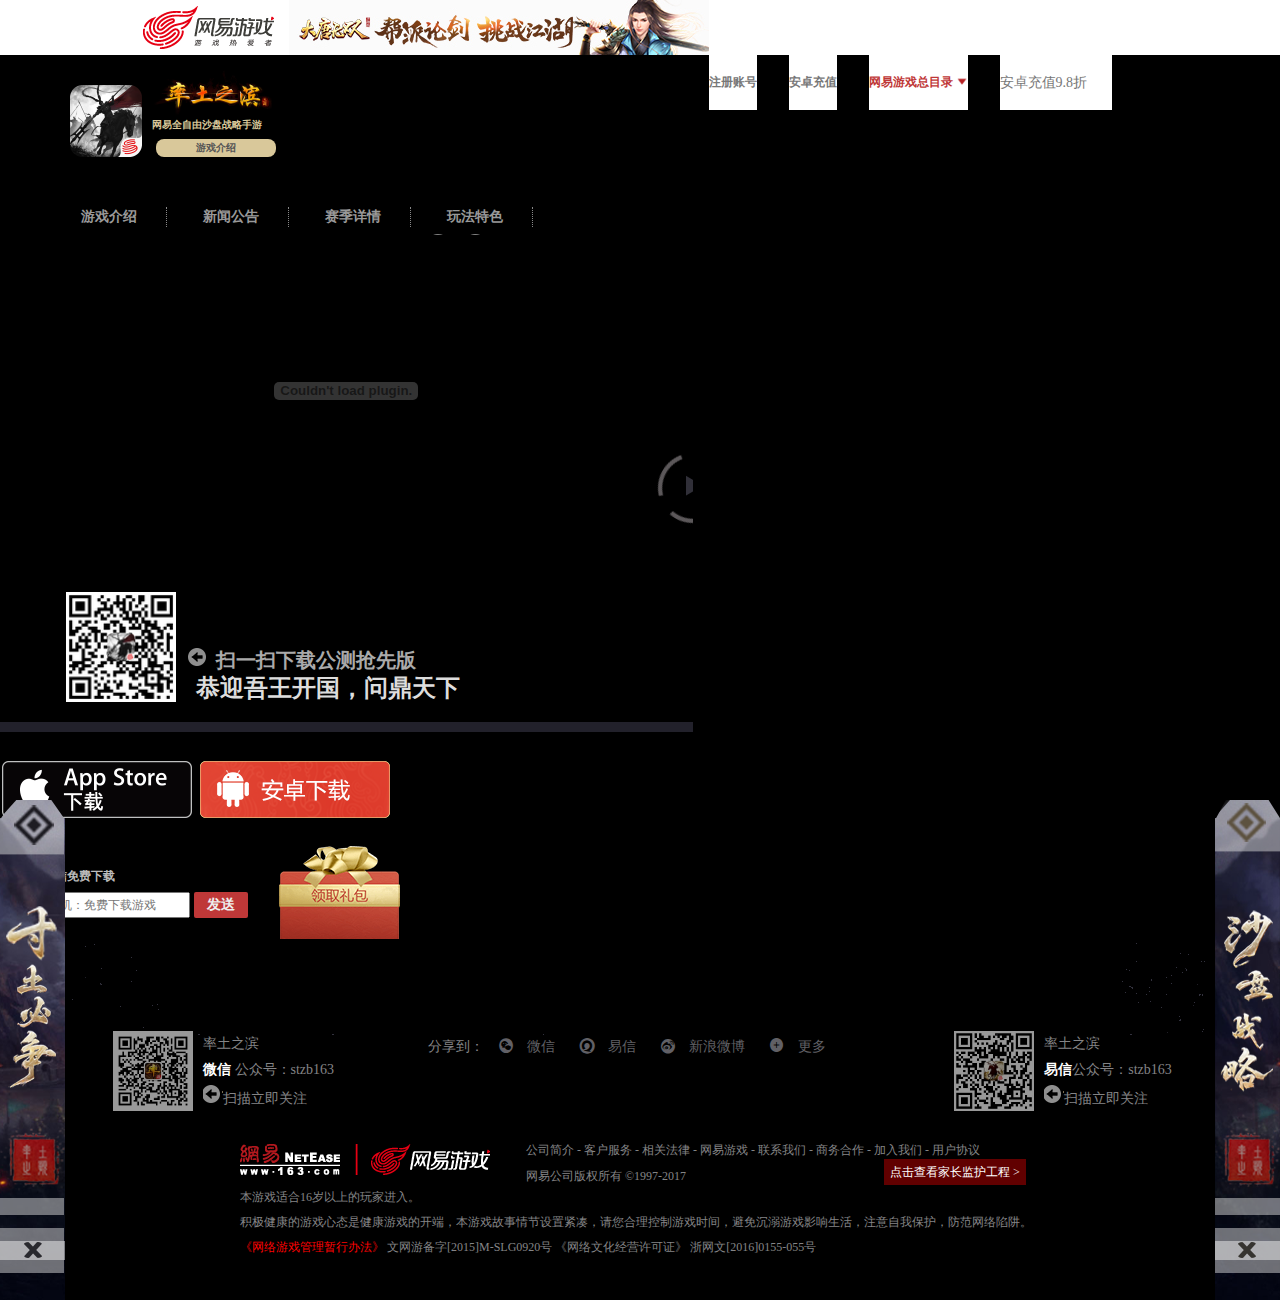
<file: index.html>
<!doctype html>
<html lang="en">
<head>
    <meta charset="UTF-8">
    <!--<meta http-equiv="refresh" content="2">-->
    <title>Answer</title>
    <link rel="stylesheet" href="./bootstrap/css/bootstrap.min.css"/>
    <link rel="stylesheet" href="css/xiongBase.css">
    <link rel="stylesheet" href="css/gou.css">
    <link rel="stylesheet" href="css/chen.css">
    <link rel="stylesheet" href="./css/font-css/iconfont.css"/>

    <link rel="stylesheet" href="css/text.css">
    <link rel="stylesheet" href="css/dong.css">
    <link rel="stylesheet" href="css/iconfont.css">
    <script type="text/javascript" src="./bootstrap/js/jquery.min.js"></script>
    <script type="text/javascript" src="./bootstrap/js/bootstrap.js"></script>
    <script src="./bootstrap/js/top.js"></script>
    <script src="js/123.js"></script>
</head>
<!--模块隐藏样式-->
<style>
    .g-main, .stfy, .world, .recourse, .spec {
        display: none;
    }
</style>
<body>
<!--顶部边栏-->
<div class="top">
    <div class="top-main">
        <a href="javascript:;"><img src="img/logo.png" id="logo"></a>
        <img src="img/topsamll.jpg">

        <div class="top-ul">
            <ul>
                <a href="javascript:;">
                    <li>注册账号</li>
                </a>
                <a href="javascript:;">
                    <li>安卓充值</li>
                </a>
                <a href="javascript:;">
                    <li style="color:#bf3838">网易游戏总目录
                        <img src="img/span.png" id="topmenu">
                    </li>
                </a>
                <a href="javascript:;">
                    <li class="last">
                        <p>安卓充值9.8折</p>

                        <p>领取网易严选宝箱</p>

                        <p>安卓充值9.8折</p>
                    </li>
                </a>
            </ul>
        </div>
        <div class="top-bottom"></div>
        <div class="logobig"></div>
    </div>
</div>
<script>
    var topturn = setInterval(function () {
        var topscroll = $(".top-ul li.last").scrollTop();
        topscroll = (topscroll == 110) ? 0 : topscroll;
        $(".top-ul li.last").scrollTop(topscroll);
        $(".top-ul li.last").animate({scrollTop: topscroll + 55}, 500);
    }, 4000)

    //鼠标移入top出现卷轴
    $(".top-main>img").mouseenter(function () {
        $(".juan").fadeIn(400);
        $(".juanmain").stop().animate({width: "1208px"}, 1000);
        $(".juan img").eq(con).fadeIn(500);
        $(".juan .arrow").stop().fadeIn(1000);
    });

    //点击卷抽消失效果
    $("body").click(function () {
        $(".juanmain img").stop().fadeOut(500);
        $(".juan .arrow").stop().fadeOut(1000);
        $(".juanmain").stop().animate({width: "42px"}, 1000, function () {
            $(".juan").fadeOut(400);
        });
    })

</script>
<!--页面头部-->
<div class="head">
    <object data="Recourse/stzb_bg.swf" type="application/x-shockwave-flash" width="100%" height="671"></object>
    <div class="head-top clearfix">
        <div class="headtop-left">
            <div class="first">
                <img src="img/images/1538fe3b17a74c84bcf308530199a4ef.gif">
            </div>
            <div class="second">
                <img src="img/images/booklogo_9dd4569.png" width="120">

                <p>网易全自由沙盘战略手游</p>
                <input type="button" value="游戏介绍" class="head-game"/>
                <!--苟文秀添加-->
                <div class="introduce">
                    <p style="font-size:13px">
                        《率土之滨》是一款全自由实时沙盘战略手游。这个世界由225万格不同产出的土地构成，
                        骑兵行军一周需要4天4夜。这个世界中，每一寸土地都可争夺，玩家们置身其间，发展内政，
                        招募将领，结交盟友，从零开始打造势力范围。领土资源有限，争夺无处不在。利益决定战略，
                        玩家们场上激烈对抗，场外合纵连横。是乱世永恒，还是天下一统？这是一场人与人创造的乱世风
                        云史！
                    </p>
                    <span class="introduce-jiao"></span>
                </div>
                <!--苟文秀添加-->
            </div>
            <div class="headtop-nav">
                <ul class="headtop-nav-ul">
                    <a href="jump1/introduce.html">
                        <li>
                            <span class=" head-icon "></span>
                            游戏介绍
                        </li>
                    </a>
                    <a href="javascript:;">
                        <li>
                            <span class="head-icon"></span>
                            新闻公告
                        </li>
                    </a>
                    <a href="jump2/stzb.163.com/index1.html" target=_blank>
                        <li>
                            <span class="head-icon"></span>
                            赛季详情
                        </li>
                    </a>
                    <a href="javascript:;">
                        <li>
                            <span class="head-icon"></span>
                            玩法特色
                        </li>
                    </a>
                    <a href="javascript:;">
                        <li>
                            <span class="head-icon"></span>
                            游戏资料
                        </li>
                    </a>
                    <a href="javascript:;">
                        <li>
                            <span class="head-icon"></span>
                            官方论坛
                        </li>
                    </a>
                    <a href="javascript:;">
                        <li class="guanzhu" style="border-right:0px none;width: 210px;">
                            <span style="float:left" class="guanzhu-span">关注公众号赢大奖</span>
                            <span class="first"></span>
                            <span class="second"></span>
                        </li>
                    </a>
                </ul>
            </div>
            <span class="g-weixin reveal">
                <img src="img/wx.png" alt=""/>
            </span>
            <span class="g-yixin reveal">
                <img src="img/yx.png" alt=""/>
            </span>
        </div>
    </div>
    <div class="head-bottom">
        <div class="headbottom-left">
            <a href="javascript:;"><img src="img/图像%204.png"></a>
            <span></span>

            <p>扫一扫下载公测抢先版</p>
            <h4>恭迎吾王开国，问鼎天下</h4>
        </div>
        <div class="headbottom-middle">
            <a href="javascript:;"><span class="iphonedown"></span></a>
            <a href="javascript:;"><span class="anroiddown"></span></a>
        </div>
        <div class="headbottom-right">
            <div class="search">
                <span></span>
                <em>短信免费下载</em><br/>
                <input type="text" class="sea" placeholder="输入手机：免费下载游戏">
                <input type="button" class="btn" value="发送">
            </div>
            <span class="gift"></span>
        </div>
    </div>
    <div class="headex"></div>
    <!--中间转盘-->
    <div class="turn"></div>
    <div class="sanjiao"></div>
    <!--卷轴-->
    <div class="juan">
        <div class="juanmain">
            <img src="img/nav1.png" class="juanimg01">
            <img src="img/nav4.png" class="juanimg02">
            <img src="img/nav3.png" class="juanimg03">
        </div>
        <div class="juanright"></div>
        <div class="arrow">
            <span class="leftarrow">
                <a href="javascript:;"><img src="img/leftarrow.png"></a>
            </span>
            <span class="rightarrow">
                <a href="javascript:;"><img src="img/rightarrow.png"></a>
            </span>
        </div>
    </div>
</div>
<script>
    //iphone图标悬停效果
    $(".headbottom-middle a:first").mouseenter(function () {
        $(this).find("span").css({backgroundPosition: "-1227px -424px"});
    }).mouseleave(function () {
        $(this).find("span").css({backgroundPosition: "-1454px -344px"});
    });

    //anroid图标悬停效果
    $(".headbottom-middle a:last").mouseenter(function () {
        $(this).find("span").css({backgroundPosition: "-1035px -424px"});
    }).mouseleave(function () {
        $(this).find("span").css({backgroundPosition: "-843px -424px"});
    });

    //gift图标悬停效果
    $(".headbottom-right .gift").mouseenter(function () {
        $(this).animate({top: "-8px", height: "102px"}, 500);
    }).mouseleave(function () {
        $(this).animate({top: "0px", height: "94px"}, 500);
    })


    //卷轴轮播效果
    var con = 0;
    $(".leftarrow").click(function (e) {
        con--;
        con = con < 0 ? 2 : con;
        console.log(con);
        $(".juanmain img").eq(con).fadeIn(500).siblings().fadeOut(500);
        e.stopPropagation();
    })

    $(".rightarrow").click(function (e) {
        con++;
        con = con > 2 ? 0 : con;
        console.log(con);
        $(".juanmain img").eq(con).fadeIn(500).siblings().fadeOut(500);
        e.stopPropagation();
    })

    //中心转盘效果
    var intime = 0;
    var Ti = setInterval(function () {
        intime = (intime + 5) % 360;
        $(".turn").css({transform: "rotate(" + intime + "deg)"});
    }, 40)
    $(".turn").mouseenter(function () {
        clearInterval(Ti);
    }).mouseleave(function () {
        Ti = setInterval(function () {
            intime = (intime + 5) % 360;
            $(".turn").css({transform: "rotate(" + intime + "deg)"});
        }, 40)
    })
</script>
<!--主题部分-->
<div class="bg">
    <!--主题内容-->
    <!--苟文秀制造-->
    <div class="g-main">
        <div class="g-main-left fl ">
            <ul class="fl g-pic">
                <li><a href="javascript:;"><img src="img/main-1.jpg" alt=""/></a></li>
                <li><a href="javascript:;"><img src="img/main-2.jpg" alt=""/></a></li>
                <li><a href="javascript:;"><img src="img/main-3.jpg" alt=""/></a></li>
                <li><a href="javascript:;"><img src="img/main-4.jpg" alt=""/></a></li>
            </ul>
            <ul class="g-littleNav fl">
                <li style="color:#D8BD7B">◆</li>
                <li>◆</li>
                <li>◆</li>
                <li>◆</li>
            </ul>
        </div>
        <div class="g-main-center fl">
            <ul class="g-main-nav">
                <li><a href="javascript:;" class="colorwhite">最新</a></li>
                <li><a href="javascript:;">新闻</a></li>
                <li><a href="javascript:;">公告</a></li>
                <li><a href="javascript:;">攻略</a></li>
                <li><a href="javascript:;">战报</a></li>
            </ul>
            <a href="javascript:;" class="g-last">+</a>

            <div class="g-main-data">
                <div class="g-main-inner">
                    <ul>
                        <li><a href="javascrip:;"><span>【新闻】</span>本军战至最后一人 《率土之滨》玩家故事站明日上线 <span
                                class="g-item">06-15</span></a></li>
                        <li><a href="javascrip:;"><span>【公告】</span>《率土之滨》6月14日例行更新预告 <span
                                class="g-item">06-13</span></a></li>
                        <li><a href="javascrip:;"><span>【公告】</span>《率土之滨》6月27日S2100新赛季服务器开启预告 <span
                                class="g-item">06-13</span></a></li>
                        <li><a href="javascrip:;"><span>【公告】</span>《率土之滨》6月7日例行更新预告 <span
                                class="g-item">06-06</span></a></li>
                        <li><a href="javascrip:;"><span>【三石精选】</span>将复杂的人生用一张纸打包 <span class="g-item">05-17</span></a>
                        </li>
                    </ul>
                    <ul>
                        <li><a href="javascrip:;"><span>【新闻】</span>本军战至最后一人 《率土之滨》玩家故事站明日上线 <span
                                class="g-item">06-15</span></a></li>
                        <li><a href="javascrip:;"><span>【新闻】</span>宁输天下不负君，《率土之滨》战争不止是“赢” <span
                                class="g-item">06-04</span></a></li>
                        <li><a href="javascrip:;"><span>【新闻】</span>我的战争,不止是赢 《率土之滨》玩家站上线 <span
                                class="g-item">06-01</span></a></li>
                        <li><a href="javascrip:;"><span>【新闻】</span>旌旗在望,鼓角相闻 《率土之滨》兄弟并肩行 <span
                                class="g-item">05-31</span></a></li>
                        <li><a href="javascrip:;"><span>【新闻】</span>固城邦图天下 《率土之滨》沙盘战略2.0开启SLG新纪元 <span class="g-item">05-25</span></a>
                        </li>
                    </ul>
                    <ul>
                        <li><a href="javascrip:;"><span>【公告】</span>《率土之滨》6月14日例行更新预告 <span
                                class="g-item">06-13</span></a></li>
                        <li><a href="javascrip:;"><span>【公告】</span>《率土之滨》6月27日S2100新赛季服务器开启预告 <span
                                class="g-item">06-13</span></a></li>
                        <li><a href="javascrip:;"><span>【公告】</span>《率土之滨》6月7日例行更新预告 <span
                                class="g-item">06-06</span></a></li>
                        <li><a href="javascrip:;"><span>【公告】</span>《率土之滨》6月20日S298新赛季服务器开启预告 <span
                                class="g-item">06-06</span></a></li>
                        <li><a href="javascrip:;"><span>【公告】</span>《率土之滨》5月31日例行更新预告 <span
                                class="g-item">05-27</span></a></li>
                    </ul>
                    <ul>
                        <li><a href="javascrip:;"><span>【战法】</span>明辨战法描述，率土术语全解析！ <span class="g-item">06-12</span></a>
                        </li>
                        <li><a href="javascrip:;"><span>【武将】</span>强力战法、稳定先手，S1五星汉骑评测 <span class="g-item">06-09</span></a>
                        </li>
                        <li><a href="javascrip:;"><span>【战法】</span>【楚歌四起】全解析，教你提高输出率！ <span class="g-item">06-08</span></a>
                        </li>
                        <li><a href="javascrip:;"><span>【战法】</span>增防减伤保输出，新版【鱼鳞】用法解读 <span class="g-item">06-07</span></a>
                        </li>
                        <li><a href="javascrip:;"><span>【战法】</span>巧用战法与搭配，群吕如何扬长避短？ <span
                                class="g-item">06-05</span></a></li>
                    </ul>
                    <ul>
                        <li><a href="javascrip:;"><span>【战报】</span> 【野心】《在这个年纪，比起梦想我更愿意取悦野心》故事 <span class="g-item">06-14</span></a>
                        </li>
                        <li><a href="javascrip:;"><span>【战报】</span> 【血性】身后即是故土,吾辈无路可退,本军战至最后一兵一卒!” <span class="g-item">06-14</span></a>
                        </li>
                        <li><a href="javascrip:;"><span>【战报】</span> 【同盟】607支军队驻守一格，生死相契，金石不渝 <span
                                class="g-item">06-14</span></a></li>
                        <li><a href="javascrip:;"><span>【战报】</span> 【死战】最难过的不是死战，而是没有战死 <span
                                class="g-item">06-14</span></a></li>
                        <li><a href="javascrip:;"><span>【战报】</span> 【共死】《2000格，3个中转，一日一夜，我来救你》 <span class="g-item">06-14</span></a>
                        </li>
                    </ul>
                </div>
            </div>
        </div>
        <div class="g-main-right fl">
            <a href="javascript:;" class="g-main-top">
                <i></i>
                大数据
            </a>
            <a href="javascript:;" class="g-main-bottom">
                <i></i>
                最新活动
            </a>
        </div>
    </div>
    <script>
        $(function () {
            //轮播图
            $(".g-littleNav li").click(function () {
                $(".g-main-left .g-pic").stop().animate({left: -580 * $(this).index()}, 200);
                $(this).css("color", "#D8BD7B").siblings().css("color", "#fff");
            })

            $(".g-pic li").click(function () {
                var piccon = ($(this).index() + 1) > 3 ? 0 : ($(this).index() + 1);
                $(".g-main-left .g-pic").stop().animate({left: -580 * piccon}, 200);
                $(".g-littleNav li").eq(piccon).css("color", "#D8BD7B").siblings().css("color", "#fff");
            })

            //中间部分
            $(".g-main-nav li").on("click", function () {
                //字体变色
                $(this).find("a").css({color: "#fff", borderBottom: "1px solid #ffffff"})
                $(this).siblings().find("a").css({
                    color: "#98989a",
                    borderBottom: 0
                });

                //上下联动
                $(".g-main-inner").stop().animate({left: -$(this).index() * 370}, 200)

            });


            //右边部分
            $(function () {
                $(".g-main-right a").on("mouseenter", function () {
                    $(this).stop().animate({top: -20}, 500);
                    $(this).children("i").stop().animate({top: -60, opacity: 0}, 300)
                });
                $(".g-main-right a").on("mouseout", function () {
                    $(this).stop().animate({top: 0}, 500);
                    $(this).children("i").stop().animate({top: 24, opacity: 1}, 300)
                });

                $(".g-main-right i").on("mouseenter", function () {
                    $(this).parent().stop().animate({top: -20}, 500);
                    $(this).stop().animate({top: -60, opacity: 0}, 300)
                });
                $(".g-main-right i").on("mouseout", function () {
                    $(this).parent().stop().animate({top: 0}, 500);
                    $(this).stop().animate({top: 24, opacity: 1}, 300)
                });
            })
        })
    </script>
    <!--率土风云模块-->
    <div class="stfy">
        <div class="bx">
            <!--风云模块-->
            <div class="fy fengyun">
                <h3 class="fytitle">
                    <span class="st">率土风云</span>
                </h3>

                <div class="tu">
                    <img src="images/0152a826-7c8d-4b41-b884-f1fe509dfe7e.jpg" width=251 height=141 alt="">
                    <img src="images/6933d6a5-024c-43f4-a3ef-d8de927cad59.jpg" width=251 height=141
                         style="position:relative;left:15px">
                </div>
                <ul class="list">
                    <li>
                        <a href="javascript:;">
                            《率土风云》第八十三期：天下三分，龙争虎斗，山雨欲来战满州
                            <span class="date">06-14</span>
                        </a>
                    </li>
                    <li>
                        <a href="javascript:;">
                            《率土风云》第八十二期：攻幽进并势如破竹，入驻凉州天下归心！
                            <span class="date">06-07</span>
                        </a>
                    </li>
                    <li>
                        <a href="javascript:;">
                            《率土风云》第八十一期：400区血雨腥风，群雄并起谁主沉浮？
                            <span class="date">06-01</span>
                        </a>
                    </li>
                    <li>
                        <a href="javascript:;">
                            《率土风云》第八十期：东西势力角逐司隶，幽州战场风云再起！
                            <span class="date">05-24</span>
                        </a>
                    </li>

                </ul>
                <a href="javascript:;" class="abtn">+</a>
            </div>
            <!--战报模块-->
            <div class="fy zhanbao">
                <h3 class="fytitle">
                    <span class="st">天下战报</span>
                </h3>

                <div class="tu">
                    <div class="tu3">
                        <img src="images/69e1c31c-0474-441a-b076-d7add3438f82.jpg" width=200 height=141 alt="">
                        <a href="javascript:;" class="tu4"></a>
                    </div>
                </div>
                <ul class="list">
                    <li>
                        <a href="javascript:;">
                            【野心】《在这个年纪，比起梦想我更愿意取悦野心》故事
                            <span class="date">06-14</span>
                        </a>
                    </li>
                    <li>
                        <a href="javascript:;">
                            【血性】身后即是故土,吾辈无路可退,本军战至最后一兵一卒!”
                            <span class="date">06-14</span>
                        </a>
                    </li>
                    <li>
                        <a href="javascript:;">
                            【同盟】607支军队驻守一格，生死相契，金石不渝
                            <span class="date">06-14</span>
                        </a>
                    </li>
                    <li>
                        <a href="javascript:;">
                            【死战】最难过的不是死战，而是没有战死
                            <span class="date">06-14</span>
                        </a>
                    </li>

                </ul>
                <a href="javascript:;" class="abtn">+</a>
            </div>
            <!--新手指引模块-->
            <div class="newplayer">
                <div class="zong">
                    <div class="guide guide2">
                        ◆ 新手指引 ◆
                        <span>轻松5步 快速上手游戏</span>
                    </div>
                </div>

                <a href="javascript:;">
                    <i>1</i>
                    新手必知
                </a>
                <a href="javascript:;">
                    <i>2</i>
                    战法初解
                </a>
                <a href="javascript:;">
                    <i>3</i>
                    玩家势力
                </a>
                <a href="javascript:;">
                    <i>4</i>
                    地图玩法
                </a>
                <a href="javascript:;">
                    <i>5</i>
                    武将介绍
                </a>
            </div>
        </div>
    </div>
    <script>
        $(function () {
            $(".newplayer a").on("mouseenter", function () {
                $(this).find("i").addClass("imgrotateY")
            });
            $(".newplayer a").on("mouseleave", function () {
                $(this).find("i").removeClass("imgrotateY")
            })

            $(".zong").on("mouseleave", function () {
                // $(".zong .guide1").stop().animate({"opacity": 0}, 1000, function () {
                //     $(".zong .guide2").stop().animate({"opacity": 1},1000);
                // });
                $(".zong .guide1").stop().fadeOut(1000);
                $(".zong .guide2").stop().fadeIn(1000);
            });
        });
    </script>
    <!--征战天下 开始-->
    <div class="world w0">
        <h3>征战天下</h3>
        <span class="little-span"></span>
        <div class="world-line"></div>

        <div class="world-content" id="world-content">
            <div class="ulAll">
                <ul class="world-ul01">
                    <li>
                        <a href="javascript:;">
                            <img src="images/004.jpg" alt="">
                            <h4>妇愁者同盟吹响征服号角</h4>
                            <p>全新征服赛季即将在X001、X002大区率先开启，来自23区永恒同盟的玩家早已对新赛季望眼欲穿，更是以“妇愁者”自诩，以期在全新的征服赛季中一展宏图。</p>
                        </a>
                    </li>
                    <li>
                        <a href="javascript:;">
                            <img src="images/005.jpg" alt="">
                            <h4>洛阳究竟惹了谁</h4>
                            <p>前有玩家扬言洛阳算什么，要建九九八十一城碾压洛阳；后有玩家宣称三个好基友合力建了一个比洛阳更为宏大的建筑。洛阳究竟惹了谁？种田党竟使出洪荒之力。</p>
                        </a>
                    </li>
                    <li>
                        <a href="javascript:;">
                            <img src="images/006.jpg" alt="">
                            <h4>S305战盟战备视频热血来袭</h4>
                            <p>为了纪念日夜陪伴在身边的兄弟以及帮忙周转的盟友，感谢盟友的帮助，感谢兄弟们的坚持。在这里我们找到了很多朋友，战无止境，战，同战！</p>
                        </a>
                    </li>
                    <li class="world-04">
                        <a href="javascript:;">
                            <img src="images/007.jpg" alt="">
                            <h5>征集令</h5>
                            <p>率土周年庆，玩家故事征集</p>
                            <div class="callname"></div>
                        </a>
                    </li>
                </ul>
                <ul class="world-ul01">
                    <li>
                        <a href="javascript:;">
                            <img src="images/001.jpg" alt="">
                            <h4>妇愁者同盟吹响征服号角</h4>
                            <p>全新征服赛季即将在X001、X002大区率先开启，来自23区永恒同盟的玩家早已对新赛季望眼欲穿，更是以“妇愁者”自诩，以期在全新的征服赛季中一展宏图。</p>
                        </a>
                    </li>
                    <li>
                        <a href="javascript:;">
                            <img src="images/002.jpg" alt="">
                            <h4>洛阳究竟惹了谁</h4>
                            <p>前有玩家扬言洛阳算什么，要建九九八十一城碾压洛阳；后有玩家宣称三个好基友合力建了一个比洛阳更为宏大的建筑。洛阳究竟惹了谁？种田党竟使出洪荒之力。</p>
                        </a>
                    </li>
                    <li>
                        <a href="javascript:;">
                            <img src="images/003.jpg" alt="">
                            <h4>S305战盟战备视频热血来袭</h4>
                            <p>为了纪念日夜陪伴在身边的兄弟以及帮忙周转的盟友，感谢盟友的帮助，感谢兄弟们的坚持。在这里我们找到了很多朋友，战无止境，战，同战！</p>
                        </a>
                    </li>
                    <li class="world-04">
                        <a href="javascript:;">
                            <img src="images/007.jpg" alt="">
                            <h5>征集令</h5>
                            <p>率土周年庆，玩家故事征集</p>
                            <div class="callname"></div>
                        </a>
                    </li>
                </ul>
                <ul class="world-ul01">
                    <li>
                        <a href="javascript:;">
                            <img src="images/008.jpg" alt="">
                            <h4>妇愁者同盟吹响征服号角</h4>
                            <p>全新征服赛季即将在X001、X002大区率先开启，来自23区永恒同盟的玩家早已对新赛季望眼欲穿，更是以“妇愁者”自诩，以期在全新的征服赛季中一展宏图。</p>
                        </a>
                    </li>
                    <li>
                        <a href="javascript:;">
                            <img src="images/009.jpg" alt="">
                            <h4>洛阳究竟惹了谁</h4>
                            <p>前有玩家扬言洛阳算什么，要建九九八十一城碾压洛阳；后有玩家宣称三个好基友合力建了一个比洛阳更为宏大的建筑。洛阳究竟惹了谁？种田党竟使出洪荒之力。</p>
                        </a>
                    </li>
                    <li>
                        <a href="javascript:;">
                            <img src="images/001.jpg" alt="">
                            <h4>S305战盟战备视频热血来袭</h4>
                            <p>为了纪念日夜陪伴在身边的兄弟以及帮忙周转的盟友，感谢盟友的帮助，感谢兄弟们的坚持。在这里我们找到了很多朋友，战无止境，战，同战！</p>
                        </a>
                    </li>
                    <li class="world-04">
                        <a href="javascript:;">
                            <img src="images/007.jpg" alt="">
                            <h5>征集令</h5>
                            <p>率土周年庆，玩家故事征集</p>
                            <div class="callname"></div>
                        </a>
                    </li>
                </ul>
                <ul class="world-ul01">
                    <li>
                        <a href="javascript:;">
                            <img src="images/004.jpg" alt="">
                            <h4>妇愁者同盟吹响征服号角</h4>
                            <p>全新征服赛季即将在X001、X002大区率先开启，来自23区永恒同盟的玩家早已对新赛季望眼欲穿，更是以“妇愁者”自诩，以期在全新的征服赛季中一展宏图。</p>
                        </a>
                    </li>
                    <li>
                        <a href="javascript:;">
                            <img src="images/005.jpg" alt="">
                            <h4>洛阳究竟惹了谁</h4>
                            <p>前有玩家扬言洛阳算什么，要建九九八十一城碾压洛阳；后有玩家宣称三个好基友合力建了一个比洛阳更为宏大的建筑。洛阳究竟惹了谁？种田党竟使出洪荒之力。</p>
                        </a>
                    </li>
                    <li>
                        <a href="javascript:;">
                            <img src="images/006.jpg" alt="">
                            <h4>S305战盟战备视频热血来袭</h4>
                            <p>为了纪念日夜陪伴在身边的兄弟以及帮忙周转的盟友，感谢盟友的帮助，感谢兄弟们的坚持。在这里我们找到了很多朋友，战无止境，战，同战！</p>
                        </a>
                    </li>
                    <li class="world-04">
                        <a href="javascript:;">
                            <img src="images/007.jpg" alt="">
                            <h5>征集令</h5>
                            <p>率土周年庆，玩家故事征集</p>
                            <div class="callname"></div>
                        </a>
                    </li>
                </ul>
            </div>

            <!--放一个假按钮-->
            <span class="worldSpan" id="worldSpan"></span>
        </div>

        <ul class="world-ul02">
            <li class="current"></li>
            <li></li>
            <li></li>
        </ul>

    </div>
    <script>
        //征战天下
        $(".world-ul01 li").mouseenter(function () {
            $(this).stop().animate({top: -10})
                    .css("backgroundColor", "#E8E8EA");
        }).mouseleave(function () {
            $(this).stop().animate({top: 0})
                    .css("backgroundColor", "#3A3E45");
        })

        $(".world-ul02 li").click(function () {
            var ind = $(this).index();
            var len = $(".world-ul01").width();
            $(this).addClass("current").siblings().removeClass("current");
            $(".ulAll").stop().animate({left: -len * ind});
            imga = $(this).index;
        })
        //假按钮点击事件
        var imga = 0;
        $(".worldSpan").click(function () {
            var wid = $(".world-ul01").width();//一个UL的宽度
            if (imga == 3) {
                $(".ulAll").css("left", "0");
                imga = 0;
            }
            $(".world-ul02 li").eq(imga).removeClass("current");

            imga++;
            $(".ulAll").stop().animate({left: -wid * imga})

            if (imga == 3) {
                $(".world-ul02 li").eq(0).addClass("current");
            } else {
                $(".world-ul02 li").eq(imga).addClass("current");
            }
        })
    </script>
    <!--游戏资料-->
    <div class="recourse">
        <h3>游戏资料</h3>

        <div class="recourse-main">
            <ul>
                <li>
                    <a href="javascript:;">
                        <div class="fork">
                            <img src="img/datum_01.jpg">
                            <img src="img/datum_01_h.jpg" class="real">
                            <span class="respan01"></span>
                        </div>
                        <div class="retext">
                            <h3><i>最新推荐</i></h3>

                            <div class="retextul">
                                <ul>
                                    <li>
                                        <a href="javascript:;">
                                            <em>【战法】</em>
                                            <h4>【楚歌四起】全解析，教你提高输出率！</h4>
                                            <i>06-08</i>
                                        </a>
                                    </li>
                                    <li>
                                        <a href="javascript:;">
                                            <em>【战法】</em>
                                            <h4>增防减伤保输出，新版【鱼鳞】用法解读</h4>
                                            <i>06-07</i>
                                        </a>
                                    </li>
                                    <li>
                                        <a href="javascript:;">
                                            <em>【战法】</em>
                                            <h4>巧用战法与搭配，群吕如何扬长避短？</h4>
                                            <i>06-05</i>
                                        </a>
                                    </li>
                                    <li>
                                        <a href="javascript:;">
                                            <em>【战法】</em>
                                            <h4>强力菜刀、法系核心，魏骑武将深度评析</h4>
                                            <i>06-02</i>
                                        </a>
                                    </li>
                                    <li>
                                        <a href="javascript:;">
                                            <em>【战法】</em>
                                            <h4>跳出阵营思维，混搭贾诩有奇效</h4>
                                            <i>06-01</i>
                                        </a>
                                    </li>
                                </ul>
                            </div>
                            <div class="retextimg">
                                <img src="img/re01.png" class="first">
                                <img src="img/re02.png" class="second">
                            </div>
                        </div>
                    </a>
                </li>
                <li>
                    <a href="javascript:;">
                        <div class="fork">
                            <img src="img/datum_02.jpg">
                            <img src="img/datum_02_h.jpg" class="real">
                            <span class="respan02"></span>
                        </div>
                        <div class="retext">
                            <h3><i>武将心得</i></h3>

                            <div class="retextul">
                                <ul>
                                    <a href="javascript:;">
                                        <li>
                                            <em>【武将】</em>
                                            <h4>强力战法、稳定先手，S1五星汉骑评测</h4>
                                            <i>06-09</i>
                                        </li>
                                    </a>
                                    <a href="javascript:;">
                                        <li>
                                            <em>【武将】</em>
                                            <h4>强力菜刀、法系核心，魏骑武将深度评析</h4>
                                            <i>06-02</i>
                                        </li>
                                    </a>
                                    <a href="javascript:;">
                                        <li>
                                            <em>【武将】</em>
                                            <h4>黑科技再登场？肉步搭配新思路！</h4>
                                            <i>06-01</i>
                                        </li>
                                    </a>
                                    <a href="javascript:;">
                                        <li>
                                            <em>【武将】</em>
                                            <h4>S1五星武将评测，群步属性分析与搭配</h4>
                                            <i>05-25</i>
                                        </li>
                                    </a>
                                    <a href="javascript:;">
                                        <li>
                                            <em>【武将】</em>
                                            <h4>强力拆迁队登场，S1五星吴步评测</h4>
                                            <i>05-27</i>
                                        </li>
                                    </a>
                                </ul>
                            </div>
                            <div class="retextimg">
                                <img src="img/re03.png" class="first">
                                <img src="img/re04.png" class="second">
                            </div>
                        </div>
                    </a>
                </li>
                <li>
                    <a href="javascript:;">
                        <div class="fork">
                            <img src="img/datum_03.jpg">
                            <img src="img/datum_03_h.jpg" class="real">
                            <span class="respan03"></span>
                        </div>
                        <div class="retext">
                            <h3><i>战法详解</i></h3>

                            <div class="retextul">
                                <ul>
                                    <a href="javascript:;">
                                        <li>
                                            <em>【战法】</em>
                                            <h4>【楚歌四起】全解析，教你提高输出率！</h4>
                                            <i>06-08</i>
                                        </li>
                                    </a>
                                    <a href="javascript:;">
                                        <li>
                                            <em>【战法】</em>
                                            <h4>增防减伤保输出，新版【鱼鳞】用法解读</h4>
                                            <i>06-07</i>
                                        </li>
                                    </a>
                                    <a href="javascript:;">
                                        <li>
                                            <em>【战法】</em>
                                            <h4>巧用战法与搭配，群吕如何扬长避短？</h4>
                                            <i>06-05</i>
                                        </li>
                                    </a>
                                    <a href="javascript:;">
                                        <li>
                                            <em>【战法】</em>
                                            <h4>强力菜刀、法系核心，魏骑武将深度评析</h4>
                                            <i>06-02</i>
                                        </li>
                                    </a>
                                    <a href="javascript:;">
                                        <li>
                                            <em>【战法】</em>
                                            <h4>跳出阵营思维，混搭贾诩有奇效</h4>
                                            <i>06-01</i>
                                        </li>
                                    </a>
                                </ul>
                            </div>
                            <div class="retextimg">
                                <img src="img/re05.png" class="first">
                                <img src="img/re06.png" class="second">
                            </div>
                        </div>
                    </a>
                </li>
                <li>
                    <a href="javascript:;">
                        <div class="fork">
                            <img src="img/datum_04.jpg">
                            <img src="img/datum_04_h.jpg" class="real">
                            <span class="respan04"></span>
                        </div>
                        <div class="retext">
                            <h3><i>打野技巧</i></h3>

                            <div class="retextul">
                                <ul>
                                    <a href="javascript:;">
                                        <li>
                                            <em>【战法】</em>
                                            <h4>【楚歌四起】全解析，教你提高输出率！</h4>
                                            <i>06-08</i>
                                        </li>
                                    </a>
                                    <a href="javascript:;">
                                        <li>
                                            <em>【战法】</em>
                                            <h4>增防减伤保输出，新版【鱼鳞】用法解读</h4>
                                            <i>06-07</i>
                                        </li>
                                    </a>
                                    <a href="javascript:;">
                                        <li>
                                            <em>【战法】</em>
                                            <h4>巧用战法与搭配，群吕如何扬长避短？</h4>
                                            <i>06-05</i>
                                        </li>
                                    </a>
                                    <a href="javascript:;">
                                        <li>
                                            <em>【战法】</em>
                                            <h4>强力菜刀、法系核心，魏骑武将深度评析</h4>
                                            <i>06-02</i>
                                        </li>
                                    </a>
                                    <a href="javascript:;">
                                        <li>
                                            <em>【战法】</em>
                                            <h4>跳出阵营思维，混搭贾诩有奇效</h4>
                                            <i>06-01</i>
                                        </li>
                                    </a>
                                </ul>
                            </div>
                            <div class="retextimg">
                                <img src="img/re07.png" class="first">
                                <img src="img/re08.png" class="second">
                            </div>
                        </div>
                    </a>
                </li>
                <li>
                    <a href="javascript:;">
                        <div class="fork">
                            <img src="img/datum_05.jpg">
                            <img src="img/datum_05_h.jpg" class="real">
                            <span class="respan05"></span>
                        </div>
                        <div class="retext">
                            <h3><i>攻城略地</i></h3>

                            <div class="retextul">
                                <ul>
                                    <a href="javascript:;">
                                        <li>
                                            <em>【战法】</em>
                                            <h4>【楚歌四起】全解析，教你提高输出率！</h4>
                                            <i>06-08</i>
                                        </li>
                                    </a>
                                    <a href="javascript:;">
                                        <li>
                                            <em>【战法】</em>
                                            <h4>增防减伤保输出，新版【鱼鳞】用法解读</h4>
                                            <i>06-07</i>
                                        </li>
                                    </a>
                                    <a href="javascript:;">
                                        <li>
                                            <em>【战法】</em>
                                            <h4>巧用战法与搭配，群吕如何扬长避短？</h4>
                                            <i>06-05</i>
                                        </li>
                                    </a>
                                    <a href="javascript:;">
                                        <li>
                                            <em>【战法】</em>
                                            <h4>强力菜刀、法系核心，魏骑武将深度评析</h4>
                                            <i>06-02</i>
                                        </li>
                                    </a>
                                    <a href="javascript:;">
                                        <li>
                                            <em>【战法】</em>
                                            <h4>跳出阵营思维，混搭贾诩有奇效</h4>
                                            <i>06-01</i>
                                        </li>
                                    </a>
                                </ul>
                            </div>
                            <div class="retextimg">
                                <img src="img/re09.png" class="first">
                                <img src="img/re10.png" class="second">
                            </div>
                        </div>
                    </a>
                </li>
                <li>
                    <a href="javascript:;">
                        <div class="fork">
                            <img src="img/datum_06.png">
                            <img src="img/datum_06_h.png" class="real">
                            <span class="respan06"></span>
                        </div>
                        <div class="retext">
                            <h3><i>设施建造</i></h3>

                            <div class="retextul">
                                <ul>
                                    <a href="javascript:;">
                                        <li>
                                            <em>【战法】</em>
                                            <h4>【楚歌四起】全解析，教你提高输出率！</h4>
                                            <i>06-08</i>
                                        </li>
                                    </a>
                                    <a href="javascript:;">
                                        <li>
                                            <em>【战法】</em>
                                            <h4>增防减伤保输出，新版【鱼鳞】用法解读</h4>
                                            <i>06-07</i>
                                        </li>
                                    </a>
                                    <a href="javascript:;">
                                        <li>
                                            <em>【战法】</em>
                                            <h4>巧用战法与搭配，群吕如何扬长避短？</h4>
                                            <i>06-05</i>
                                        </li>
                                    </a>
                                    <a href="javascript:;">
                                        <li>
                                            <em>【战法】</em>
                                            <h4>强力菜刀、法系核心，魏骑武将深度评析</h4>
                                            <i>06-02</i>
                                        </li>
                                    </a>
                                    <a href="javascript:;">
                                        <li>
                                            <em>【战法】</em>
                                            <h4>跳出阵营思维，混搭贾诩有奇效</h4>
                                            <i>06-01</i>
                                        </li>
                                    </a>
                                </ul>
                            </div>
                            <div class="retextimg">
                                <img src="img/re11.png" class="first">
                                <img src="img/re12.png" class="second">
                            </div>
                        </div>
                    </a>
                </li>
            </ul>
        </div>

    </div>
    <script>
        $(".recourse-main>ul>li").on({
            mouseover: function () {
                //左侧图片点亮
                $(this).find("img.real").stop().fadeIn(200);
                $(this).siblings().find("img.real").stop().fadeOut(200);
                //小图标添加旋转类
                $(this).find("span").addClass("imgrotateY");
            }, mouseleave: function () {
                //小图标删除旋转类
                $(this).parent().find("span").removeClass("imgrotateY");
            }, click: function () {
                //list展开操作
                $(this).animate({width: "680px"}, 300);
                $(this).siblings().animate({width: "100px"}, 300);
            }
        })
    </script>
    <!--游戏特色-->
    <div class="spec">
        <h3>游戏特色</h3>

        <div class="spec-main">
            <ul>
                <li>
                    <a href="javascript:;">
                        <span class="specspan01"></span>
                        <img src="img/fea_01.jpg">
                    </a>
                </li>
                <li>
                    <a href="javascript:;">
                        <span class="specspan02"></span>
                        <img src="img/fea_02.jpg">
                    </a>
                </li>
                <li>
                    <a href="javascript:;">
                        <span class="specspan03"></span>
                        <img src="img/fea_03.jpg">
                    </a>
                </li>
                <li>
                    <a href="javascript:;">
                        <span class="specspan04"></span>
                        <img src="img/fea_04.jpg">
                    </a>
                </li>
            </ul>
        </div>
    </div>
    <script>
        $(".spec-main>ul>li").bind("mouseenter", function () {
            $(this).find("span").stop().fadeIn(500);
            $(this).siblings().find("span").stop().fadeOut(500);
        }).bind("click", function () {
            $(this).animate({width: "880px"}, 400).siblings().stop().animate({width: "100px"}, 400);
        })
    </script>

    <!--页面底部-->
    <div class="footer">
        <!--苟文秀添加-->
        <div class="g-footer-top ">
            <div class="g-top-left fl">
                <img class="fl" src="img/codemark.jpg" alt="" width="80px">
                <p class="fl commous">率土之滨<br>
				<span class="colorWhite">
				微信
				</span>公众号：stzb163 <br>
                    <b></b>扫描立即关注
                </p>
            </div>
            <p class="fl g-top-center">分享到：
                <a href="javascript:;" title="分享到微信">
                    <i class="iconfont">&#x3434;</i>
                    微信
                </a>
                <a href="javascript:;" title="分享到易信">
                    <i class="iconfont">&#xe604;</i>
                    易信
                </a>
                <a href="javascript:;" title="分享到微博">
                    <i class="iconfont">&#xe668;</i>
                    新浪微博
                </a>
                <a href="javascript:;">
                    <i class="iconfont">&#xe623;</i>
                    更多
                </a>
            </p>
            <div class="g-top-right fr commous">
                <img class="fl" src="img/download.jpg" alt="" width="80px">
                <p class="fl commous">率土之滨<br>
                    <span class="colorWhite">易信</span>公众号：stzb163 <br>
                    <b></b>扫描立即关注
                </p>
            </div>
        </div>


        <!--苟文秀添加-->
        <div class="dibu">
            <div class="footerTop">
        <span class="topLeft">
              <a href="javascript:;"><img src="images/netease.2.png" alt=""></a>
              <a href="javascript:;"><img src="images/nie.2.png" alt="" class="ditu"></a>
        </span>

        <span class="topRight">
            <i class="jianjie">
                <a href="javascript:;">公司简介</a> -
                <a href="javascript:;">客户服务</a> -
                <a href="javascript:;">相关法律</a> -
                <a href="javascript:;">网易游戏</a> -
                <a href="javascript:;">联系我们</a> -
                <a href="javascript:;">商务合作</a> -
                <a href="javascript:;">加入我们</a> -
                <a href="javascript:;">用户协议</a>
            </i>

            <i class="banquan">网易公司版权所有 ©1997-2017
                <a href="javascript:;" class="clicKSee">点击查看家长监护工程 ></a></i>
        </span>


            </div>

            <div class="footerBottom">
                <p>本游戏适合16岁以上的玩家进入。</p>

                <p>积极健康的游戏心态是健康游戏的开端，本游戏故事情节设置紧凑，请您合理控制游戏时间，避免沉溺游戏影响生活，注意自我保护，防范网络陷阱。</p>

                <P><i>《网络游戏管理暂行办法》</i> 文网游备字[2015]M-SLG0920号 《网络文化经营许可证》 浙网文[2016]0155-055号</P>
            </div>
        </div>
    </div>

    <!--边栏部分-->
    <div class="aside">
        <div class="aside-left">
            <span></span>

            <p></p>
        </div>
        <div class="aside-right">
            <span></span>

            <p></p>
        </div>
    </div>
    <script>
        //边栏滚动效果
        $(window).scroll(function () {
            if ($("body").scrollTop() >= 725) {
                var iny = $("body").scrollTop() + 80;
                $(".aside-left").stop().animate({top: iny}, 1000);
                $(".aside-right").stop().animate({top: iny}, 1000);
            }
            else {
                $(".aside-left").stop().animate({top: 800}, 1000);
                $(".aside-right").stop().animate({top: 800}, 1000);
            }
        })

        //右侧边栏消失
        $(".aside-left p").click(function () {
            $(this).parent().fadeOut(400);
        })
        //左侧边栏消失
        $(".aside-right p").click(function () {
            $(this).parent().fadeOut(400);
        })
    </script>

</div>
</body>
</html>
<!--模块显示效果-->
<script>
    //显现效果
    $(window).scroll(function () {
        if ($("body").scrollTop() >= 225) {
            $(".g-main").stop().fadeIn(300);
        }
        if ($("body").scrollTop() >= 225) {
            $(".stfy").stop().fadeIn(300);
        }
        if ($("body").scrollTop() >= 825) {
            $(".world").stop().fadeIn(300);
        }
        if ($("body").scrollTop() >= 1250) {
            $(".recourse").stop().fadeIn(300);
        }
        if ($("body").scrollTop() >= 1555) {
            $(".spec").stop().fadeIn(300);
        }
    })
</script>
</file>
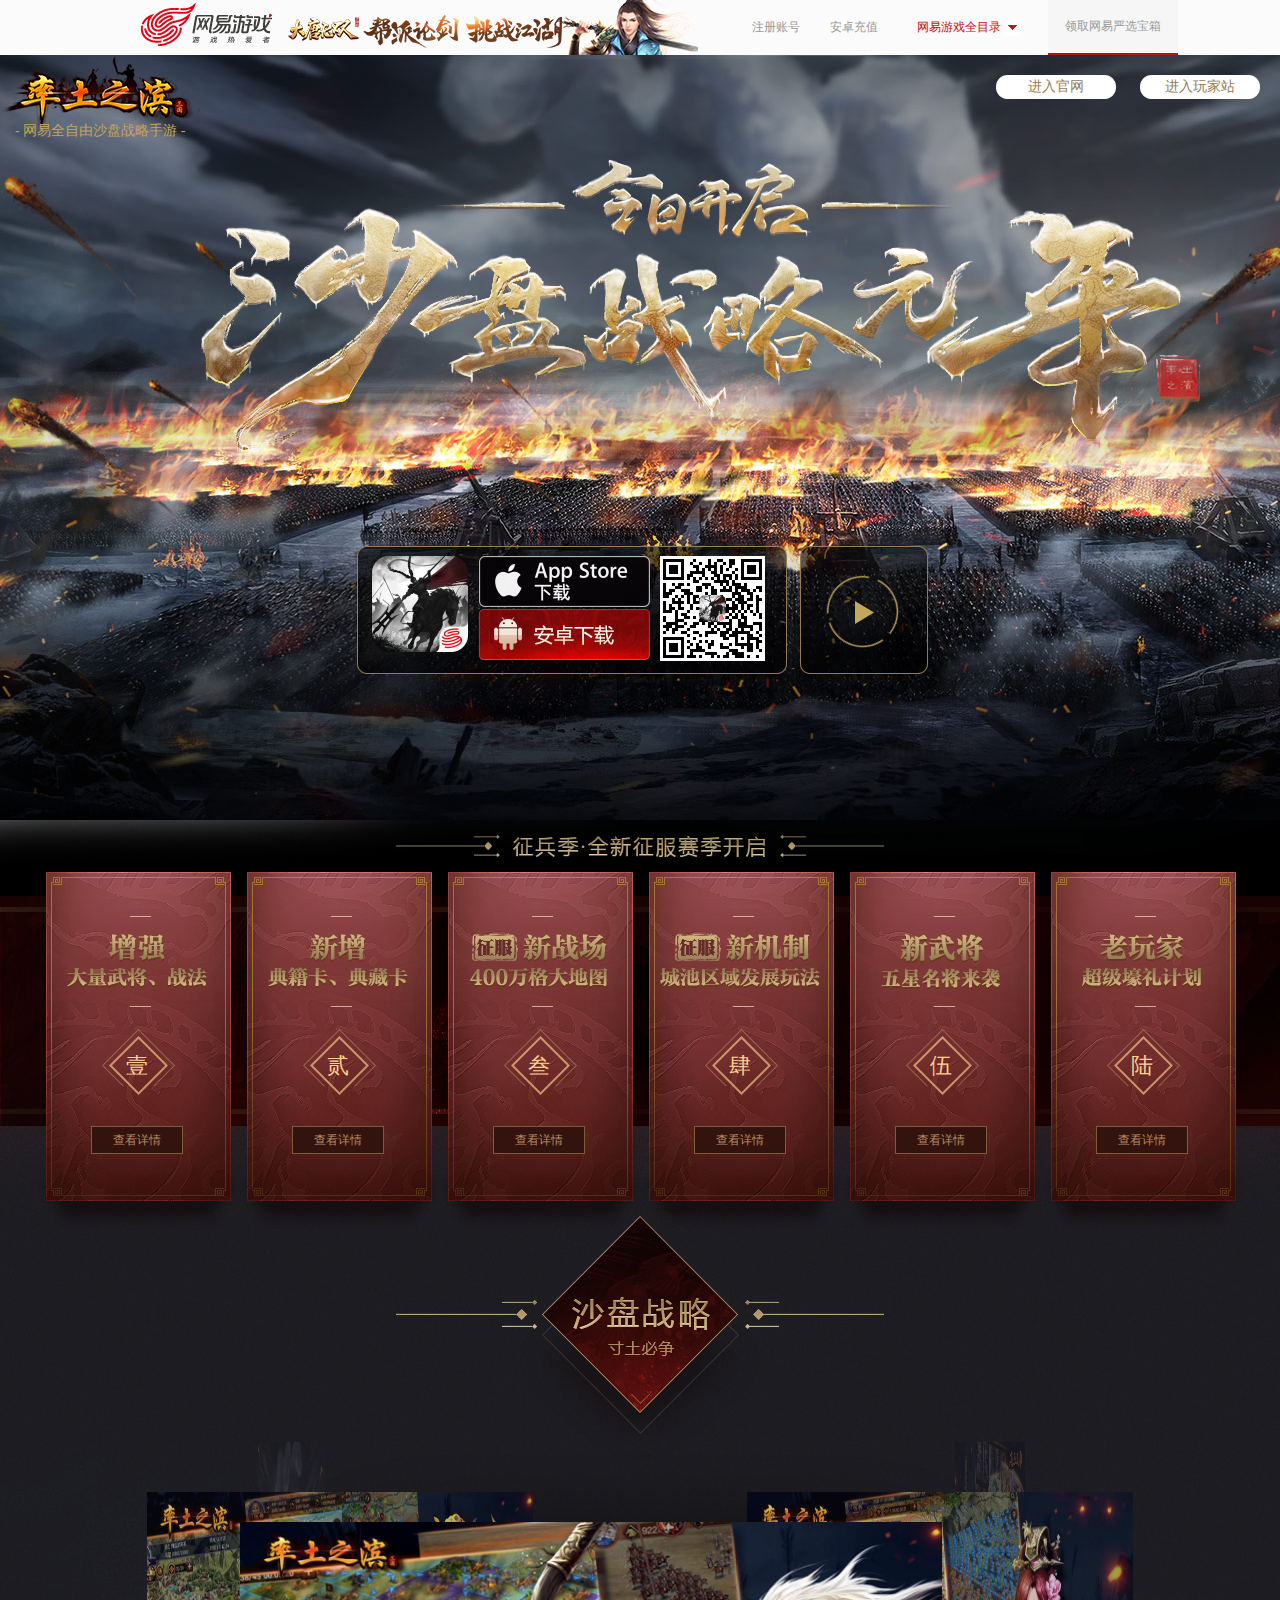
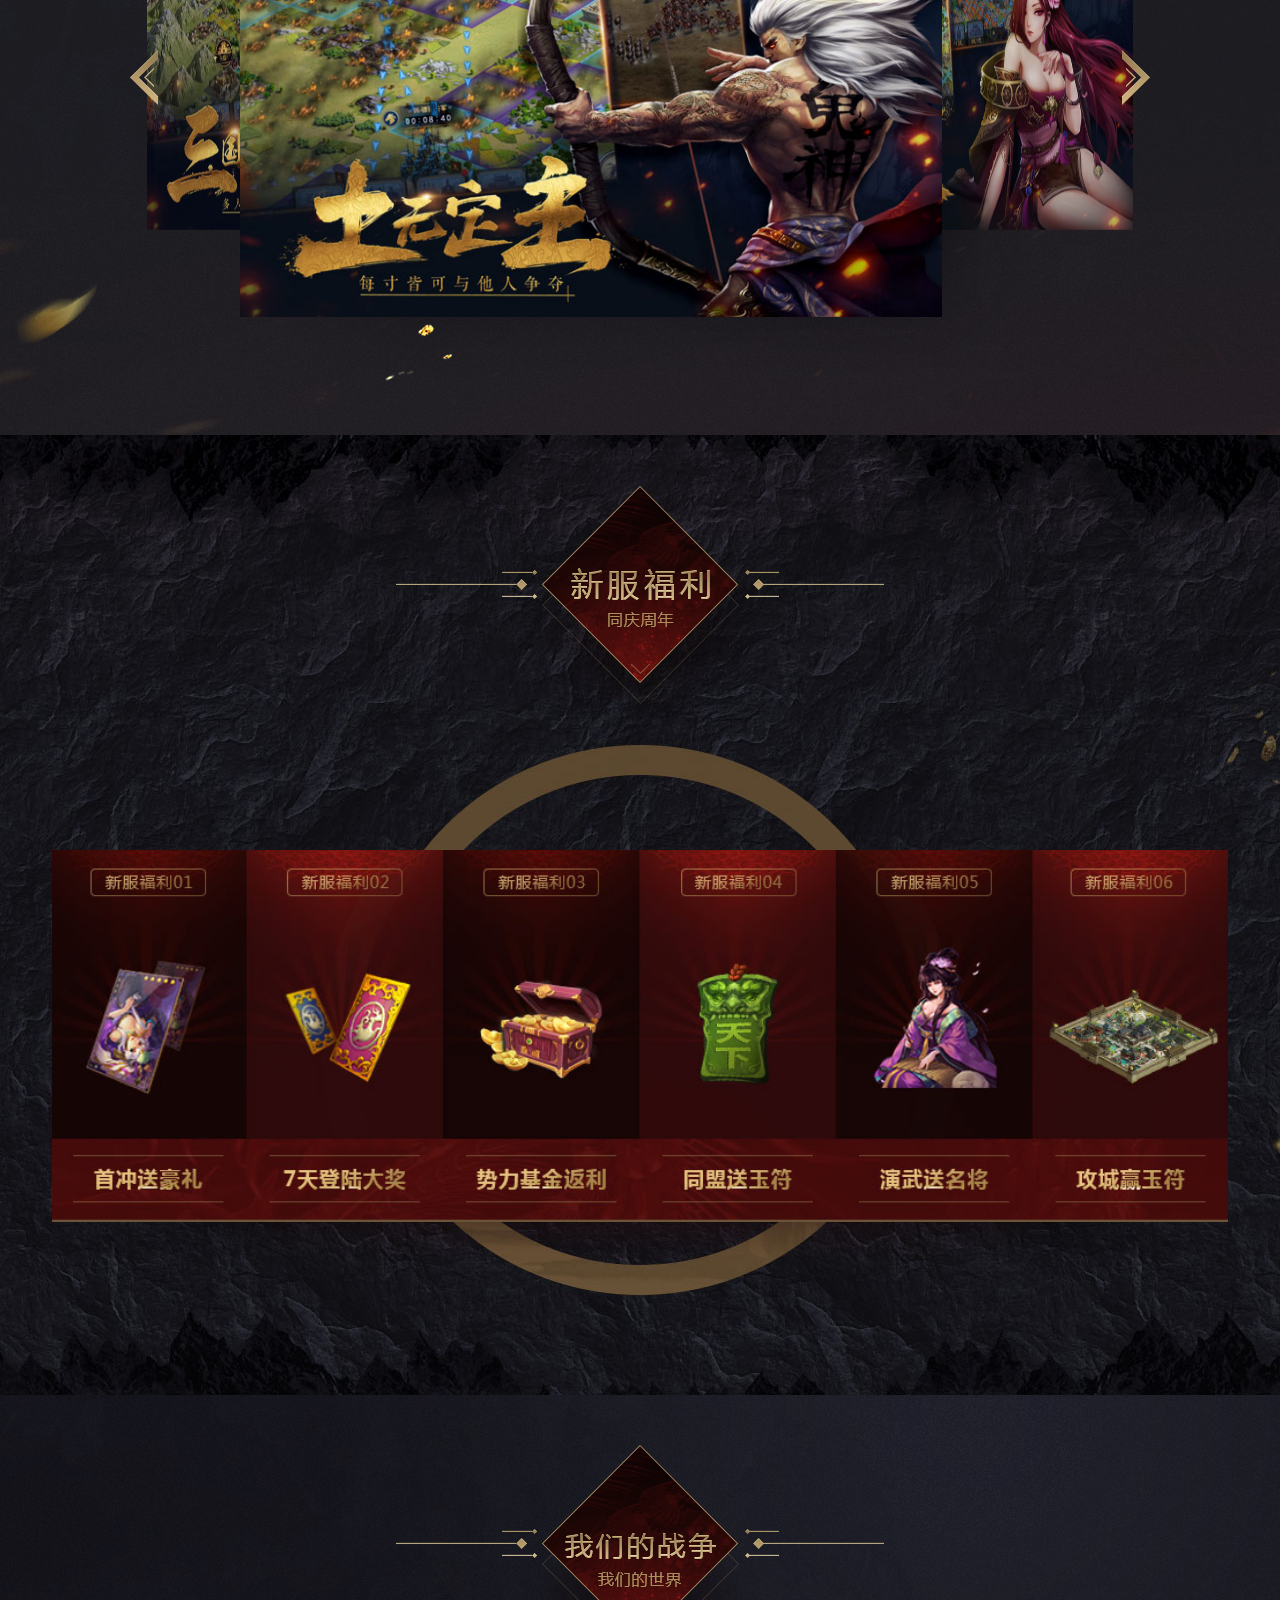
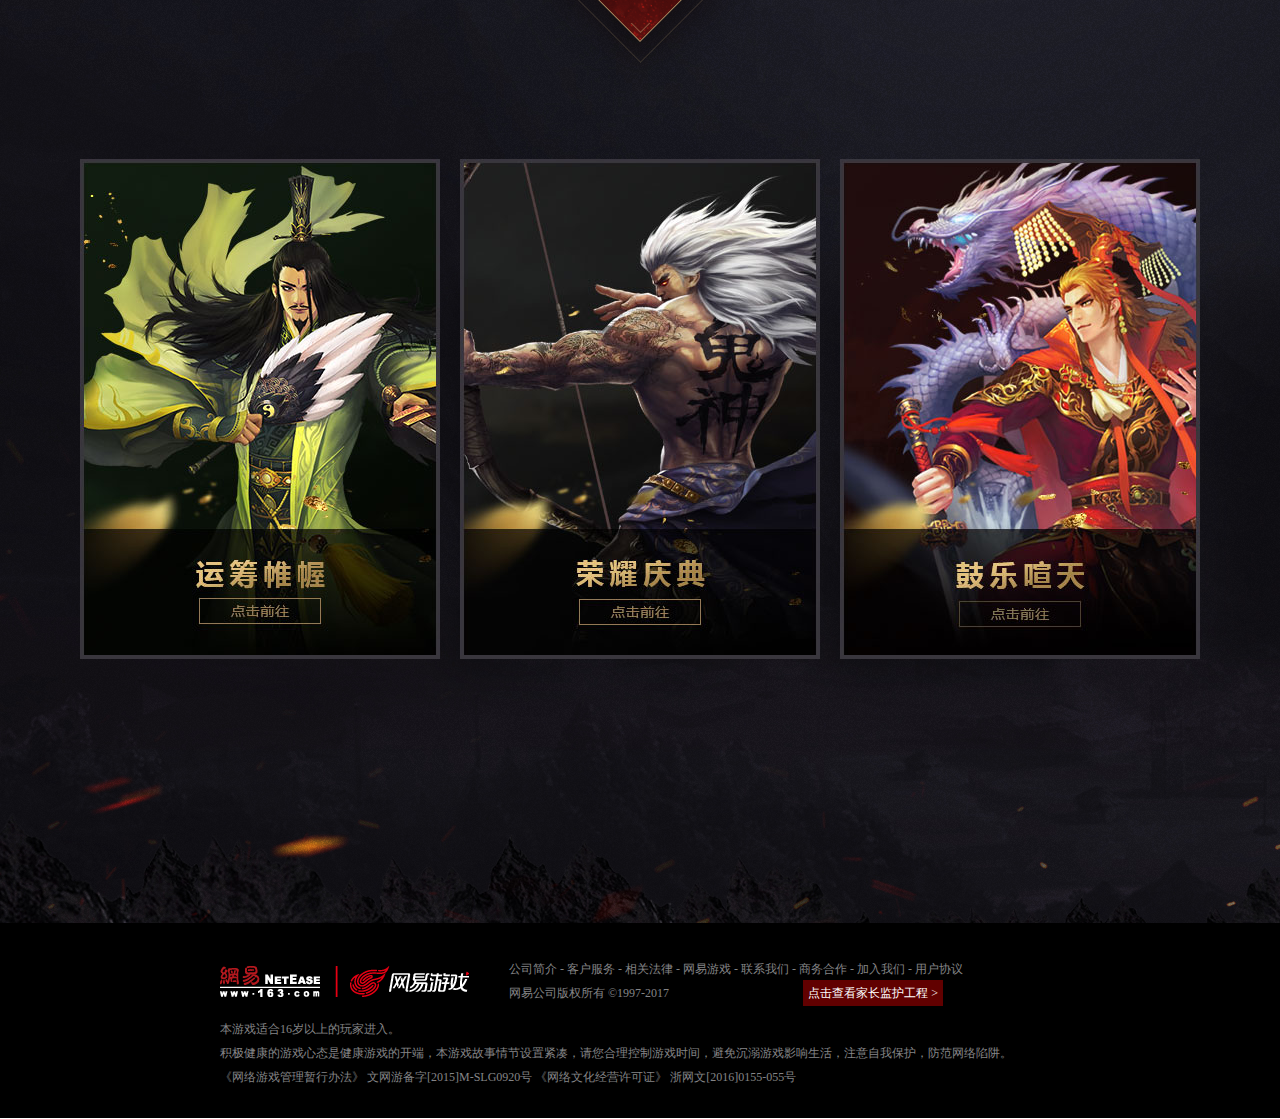
<file: jump1/introduce.html>
<!DOCTYPE html>
<html lang="en">
<head>
    <meta charset="UTF-8">
    <title>Title</title>
    <link rel="stylesheet" href="css/introduce.css">
    <link rel="stylesheet" href="css/base.css">
    <!--<srcipt src="C:\Users\cc\Desktop\项目\介绍页\js\introduce.js"></srcipt>-->
</head>
<body>

<!--顶部模块-->

<div class="nav">
    <div class="nav_in w">
        <a href="#" class="logo" title="率土之滨">
            率土之滨
        </a>

        <div class="guanggao" id="ad00">
            <a href="#" class="adChild"><img src="images/guanggao.jpg" alt="" id="gg1"></a>
            <!-- 下拉广告 -->
            <a href="#" class="guanggao2" id="gg2">
                <span id="close"></span>
            </a>
        </div>

        <a href="#" class="sign" style="margin-left:40px;">注册账号</a>
        <a href="#" class="sign">安卓充值</a>

        <div class="downList" id="downLast">
            <a href="#" class="list_title" id="lists">网易游戏全目录 <i></i></a>
            <!--下拉菜单-->
            <a href="#" id="list">
                <img src="images/guanggao3.jpg" alt="">
            </a>
        </div>

        <div class="rightBar" id="right-Bar">
            <ul class="rightbar" id="rightbar">
                <li><a href="#">领取网易严选宝箱</a></li>
                <li><a href="#">安卓充值9.8折</a></li>
            </ul>
            <span class="btn5"></span>
        </div>

    </div>
</div>
<!--背景图模块-->
<div class="bg">
    <a href="javascript:;" class="logo">

        <span>
- 网易全自由沙盘战略手游 -
        </span>
    </a>

    <a href="javascript:;" class="lianjie ">
        进入玩家站
    </a>
    <a href="../index.html" target=_blank class="lianjie guanwang">
        进入官网
    </a>
    <!--下载模块-->
    <div class="download">
        <a href="avascript:;" class="erwei1 fl">
            <img src="images/8916781eed504750afa7b32a853a844e.gif" alt="">
        </a>
        <!--苹果系统-->
        <a href="javascript:;" class="apple fl" id="apple"></a>
        <!--安卓系统-->
        <a href="javascript:;" class="anzhuo fl"></a>
        <a href="javascript:;" class="erwei2 fl">
            <img src="images/57b2836d96dee47a732183f7Fv1YekyC.png" width=105
                 height=105 alt="">
        </a>


    </div>
    <!--圆圈-->
    <div class="quan" id=circle>
        <span>

        </span>
        <i></i>
    </div>

    <div class="topimg">
        <img src="images/slogen_c4317d3.png" style="position:relative;top:40px">
    </div>

</div>
<!--征兵模块-->
<div class="zhengbing">
    <div class="zi">
        <img src="images/t0_74f46cd.png" width=488
             height=22 alt="">
    </div>
    <ul>
        <li>
            <a href="javascript:;">
                <p class="p1 text1">增强 大量武将、战法</p>
                <span class="p2s">
                           <p class="p2">壹</p>
                </span>

                <p class="p3">查看详情</p>
            </a>
        </li>
        <li>
            <a href="javascript:;">
                <p class="p1 text2">增强 大量武将、战法</p>
                <span class="p2s">
                    <p class="p2">贰</p>
                </span>

                <p class="p3">查看详情</p>
            </a>
        </li>
        <li>
            <a href="javascript:;">
                <p class="p1 text3">增强 大量武将、战法</p>
                <span class="p2s">
                    <p class="p2">叁</p>
                </span>
                <p class="p3">查看详情</p>
            </a>
        </li>
        <li>
            <a href="javascript:;">
                <p class="p1 text4">增强 大量武将、战法</p>
                  <span class="p2s">
                    <p class="p2">肆</p>
                </span>
                <p class="p3">查看详情</p>
            </a>
        </li>
        <li>
            <a href="javascript:;">
                <p class="p1 text5">增强 大量武将、战法</p>
                  <span class="p2s">
                    <p class="p2">伍</p>
                </span>
                <p class="p3">查看详情</p>
            </a>
        </li>
        <li>
            <a href="javascript:;">
                <p class="p1 text6">增强 大量武将、战法</p>
                  <span class="p2s">
                    <p class="p2">陆</p>
                </span>
                <p class="p3">查看详情</p>
            </a>
        </li>
    </ul>

</div>
<!--沙盘战略模块-->
<div class="zhanlue">
    <div class="main">
        <div class="title">
            <img src="images/t4_5f5a306.png" alt="">
        </div>
        <div class="xuanzhuan" id="xuanzhuan">
            <ul class="xuanul">
                <li><a href="javascript:;"><img src="images/y0_26d2f21.jpg" alt=""/></a></li>
                <li><a href="javascript:;"><img src="images/y1_6175cfa.jpg" alt=""/></a></li>
                <li><a href="javascript:;"><img src="images/y2_09b8968.jpg" alt=""/></a></li>
                <li><a href="javascript:;"><img src="images/y3_33d2f0d.jpg" alt=""/></a></li>
                <li><a href="javascript:;"><img src="images/y4_c9272b5.jpg" alt=""/></a></li>
            </ul>
            <div class="arrow" id="arrow">
                <a href="javascript:;" class="prev" id="arrLeft">
                    <img src="images/cnt1-rightbtn_2642a1e.png" alt="">
                </a>
                <a href="javascript:;" class="next" id="arrRight">
                    <img src="images/cnt1-leftbtn_073fc29.png" alt="">
                </a>
            </div>
        </div>

    </div>
</div>
<!--福利模块-->
<div class="fuli">
    <div class="main">
        <div class="title">
            <img src="images/t1_d914b15.png" alt="">
        </div>
        <!--鼠标覆盖特效----------------------------------------------------------->
        <ul class="xinfu" id="xinfu1">
            <li>
                <div class="chungzhi"><span>充值任意金额送5星武将<br/>【何太后】</span></div>
            </li>
            <li>
                <div class="chungzhi"><span>连续登录7天，即可领取2张<br/>【五星武将卡】</span></div>
            </li>
            <li>
                <div class="chungzhi"><span>累计充值128元，最高返利<br/>【3840虎符】</span></div>
            </li>
            <li>
                <div class="chungzhi"><span>加入同盟，最高可获得福利<br/>【1000玉符】奖励</span></div>
            </li>
            <li>
                <div class="chungzhi"><span>通关演武模式即送<br/>【王美人】+【500虎符】</span></div>
            </li>
            <li>
                <div class="chungzhi"><span>同盟夺取3级以上城池<br/>可获得大量玉符</span></div>
            </li>
        </ul>

    </div>
</div>
<!--战争模块-->
<div class="war">
    <div class="title">
        <img src="images/t2_bef08bb.png" alt="">
    </div>
    <div class="tu" id="wartu">
<div><a href="javascript:;" class="tu1 jue"></a></div>
<div><a href="javascript:;" class="tu2 jue"></a></div>
<div><a href="javascript:;" class="tu3 jue"></a></div>

    </div>
</div>
<!--底部 开始-->
<div class="footer">
    <div class="dibu">
        <div class="footerTop">
        <span class="topLeft">
              <a href="javascript:;"><img src="images/netease.2.png" alt=""></a>
              <a href="javascript:;"><img src="images/nie.2.png" alt="" class="ditu"></a>
        </span>
     
        <span class="topRight">
            <i class="jianjie">
                <a href="javascript:;">公司简介</a> -
                <a href="javascript:;">客户服务</a> -
                <a href="javascript:;">相关法律</a> -
                <a href="javascript:;">网易游戏</a> -
                <a href="javascript:;">联系我们</a> -
                <a href="javascript:;">商务合作</a> -
                <a href="javascript:;">加入我们</a> -
                <a href="javascript:;">用户协议</a>
            </i>

            <i class="banquan">网易公司版权所有 ©1997-2017
                <a href="javascript:;" class="clicKSee">点击查看家长监护工程 ></a></i>
        </span>


        </div>

        <div class="footerBottom">
            <p>本游戏适合16岁以上的玩家进入。</p>
            <p>积极健康的游戏心态是健康游戏的开端，本游戏故事情节设置紧凑，请您合理控制游戏时间，避免沉溺游戏影响生活，注意自我保护，防范网络陷阱。</p>
            <P><i>《网络游戏管理暂行办法》</i> 文网游备字[2015]M-SLG0920号 《网络文化经营许可证》 浙网文[2016]0155-055号</P>
        </div>
    </div>
</div>

<script src="js/jquery-1.12.4.js"></script>
<script src="js/introduce.js"></script>
<script src="js/123.js"></script>
<script>
    $(function () {
        //导航栏动画 开始

        //鼠标移入 移出 guanggao
        $(".guanggao").mouseenter(function () {
            $(".guanggao2").show();
            $(".adChild").hide();
        });
        $(".guanggao").mouseleave(function () {
            $(".guanggao2").hide();
            $(".adChild").show();
        });
        $("#close").click(function () {
            $(".guanggao2").hide();
            $(".adChild").show();
        })

        //鼠标移入downLast显示下拉菜单
        $("#downLast").mouseenter(function () {
            $("#list").stop().slideDown(500);
        });

        //鼠标移出downLast隐藏下拉菜单
        $("#downLast").mouseleave(function () {
            $("#list").stop().slideUp(500);
        });

        //自动播放动画
        //01.在ul中克隆一个第一个li
        var pic = 0;
        $('<li><a href="#">领取网易严选宝箱</a></li>').appendTo("#rightbar");
        $(".btn5").click(function () {
            if(pic == 2) {
                $("#rightbar").css("top","0");
                pic = 0;
            }
            pic++;
            $("#rightbar").stop().animate({top:-pic*55});
        });
        //导航栏动画 结束
    })
</script>

</body>
</html>
</file>
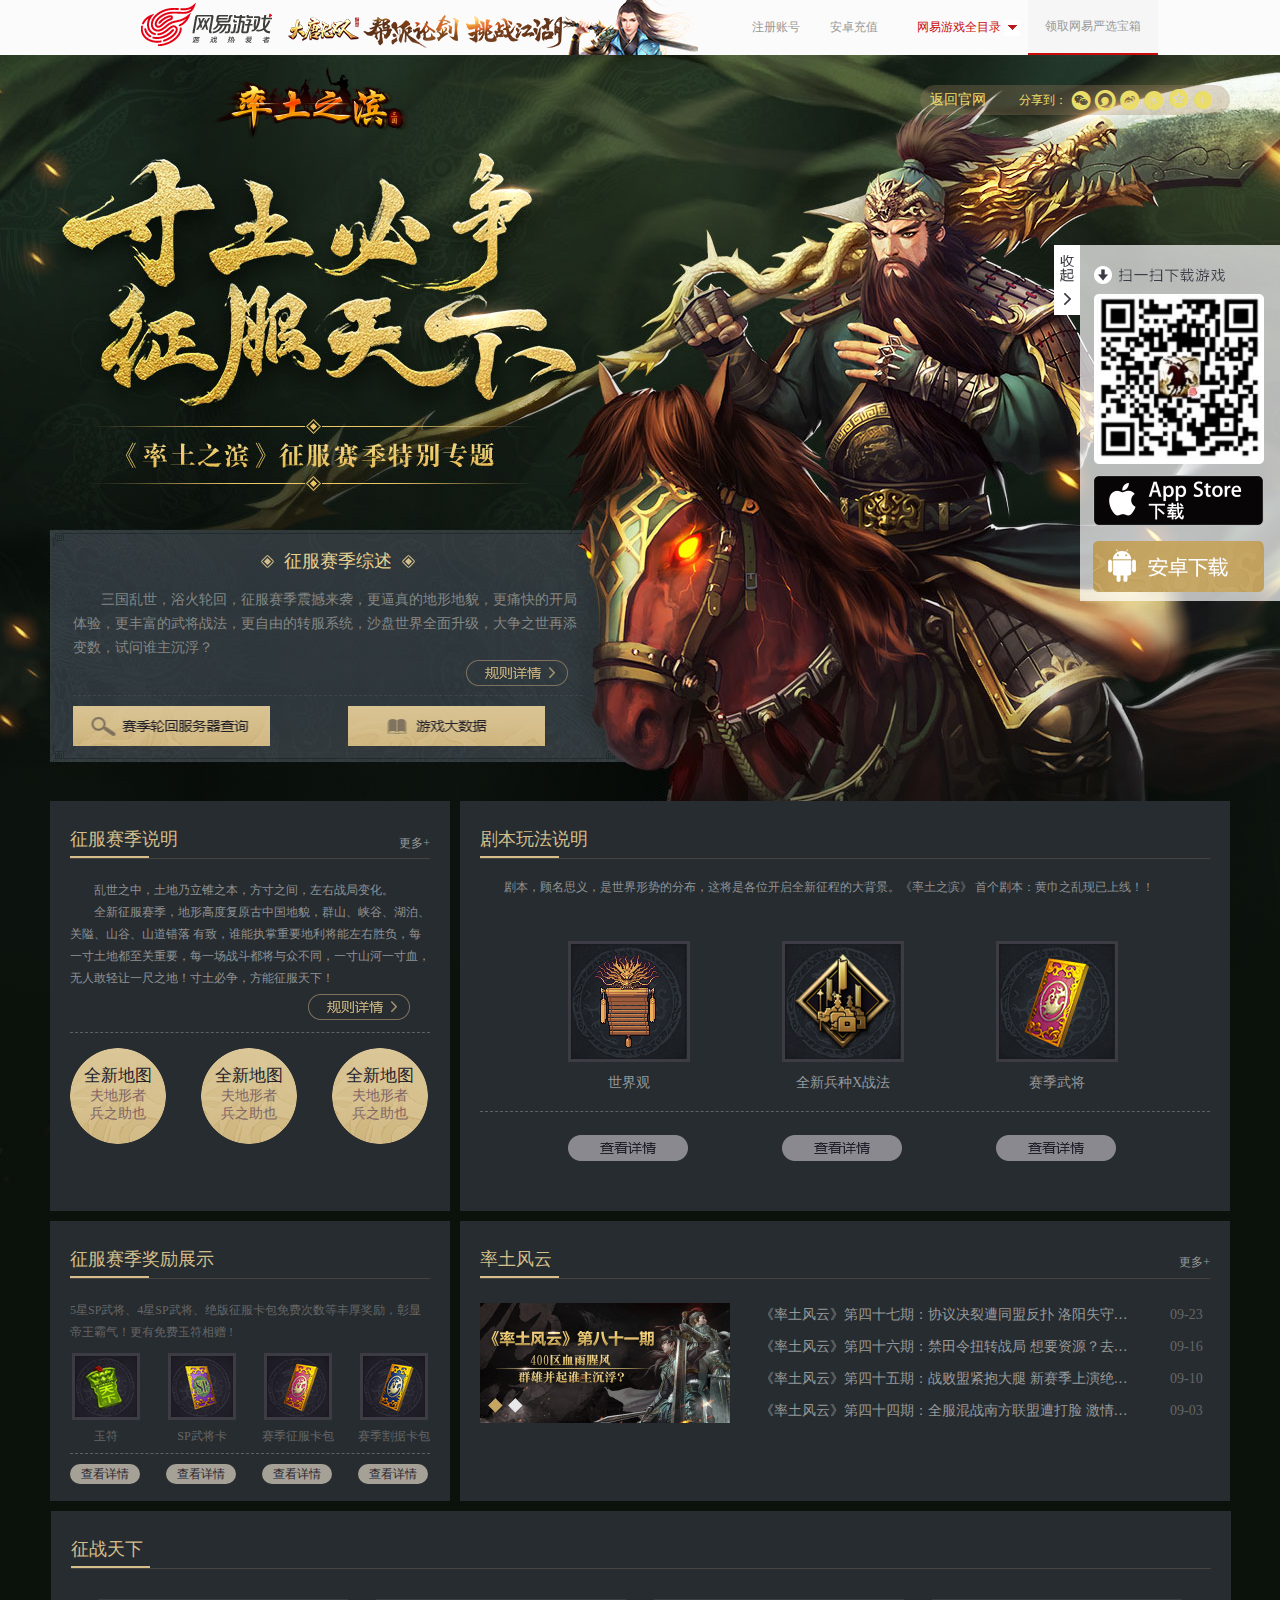
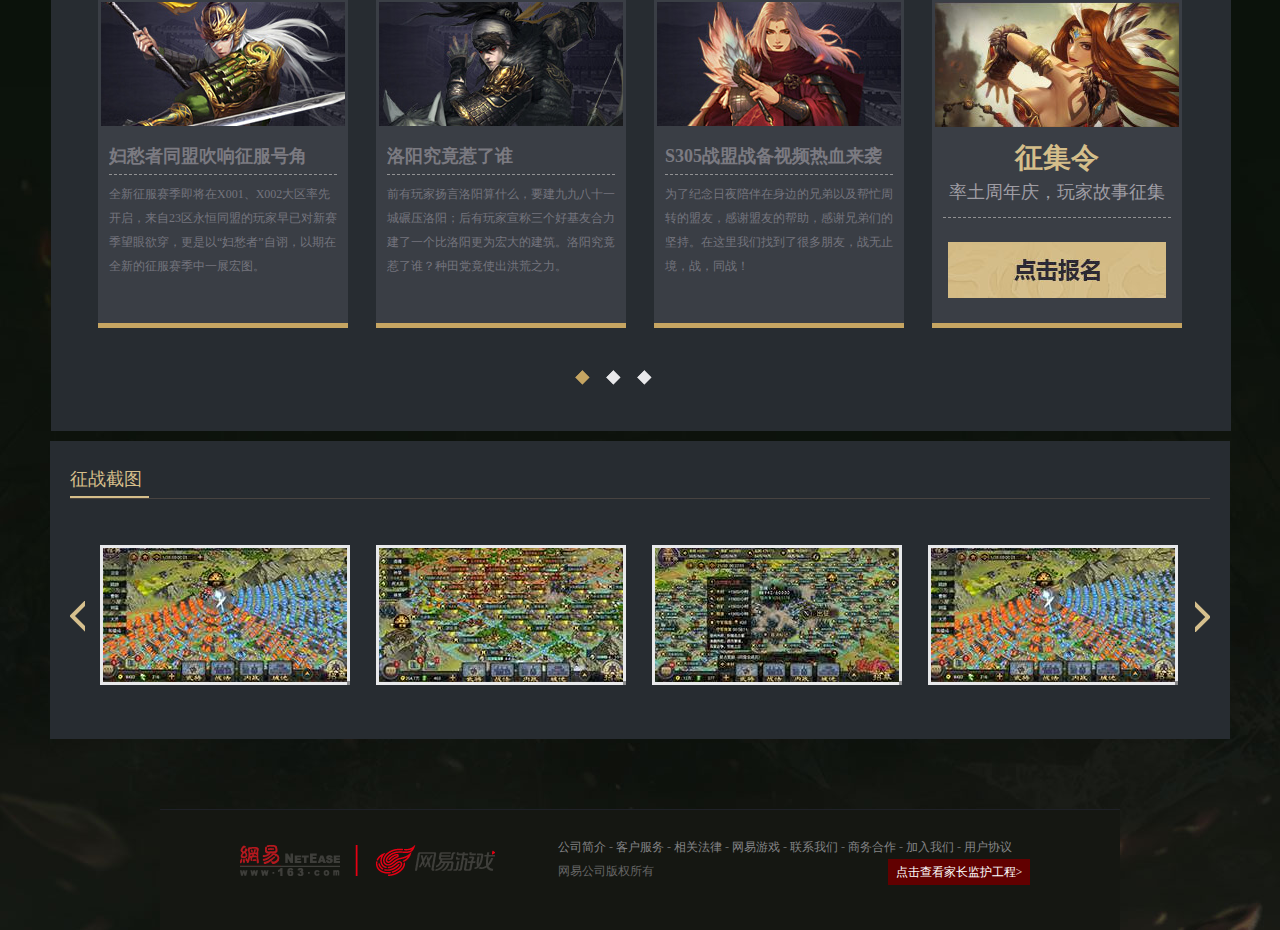
<file: jump2/stzb.163.com/index1.html>
<!doctype html>
<html lang="en">
<head>
    <meta charset="UTF-8">
    <title>Document</title>
    <link rel="stylesheet" href="css/text.css">
    <link rel="stylesheet" href="css/xuBase.css">
    <link rel="stylesheet" href="css/dong.css">
    <link rel="stylesheet" href="css/xu.css">
    <link rel="stylesheet" href="css/iconfont.css">
</head>
<body>
<!--导航栏 开始-->
<div class="nav">
    <div class="nav_in w">
        <a href="#" class="logo" title="率土之滨">
            率土之滨
        </a>

        <div class="guanggao" id="ad00">
            <a href="#" class="adChild"><img src="images/guanggao.jpg" alt="" id="gg1"></a>
            <!-- 下拉广告 -->
            <a href="#" class="guanggao2" id="gg2">
                <span id="close"></span>
            </a>
        </div>

        <a href="#" class="sign" style="margin-left:40px;">注册账号</a>
        <a href="#" class="sign">安卓充值</a>

        <div class="downList" id="downLast">
            <a href="#" class="list_title" id="lists">网易游戏全目录 <i></i></a>
            <!--下拉菜单-->
            <a href="#" id="list">
                <img src="images/guanggao3.jpg" alt="">
            </a>
        </div>

        <div class="rightBar" id="right-Bar">
            <ul class="rightbar" id="rightbar">
                <li><a href="#">领取网易严选宝箱</a></li>
                <li><a href="#">安卓充值9.8折</a></li>
            </ul>

            <span class="btn"></span>
        </div>

    </div>
</div>
<!--导航栏 结束-->

<div class="allContent">

    <!--头部内容 开始-->
    <div class="main w">
        <a href="#" class="main_logo">
            <img src="images/1e4017d173434d7b90340ddc1ae5fc1b.gif" alt="">
        </a>
        <div class="back">
            <a href="../../index.html" class="back_in">返回官网</a>
            <a href="#" class="share">分享到：
                <i class="iconfont">&#x3434;</i>
                <i class="iconfont">&#xe604;</i>
                <i class="iconfont">&#x3464;</i>
                <i class="iconfont">&#xe601;</i>
                <i class="iconfont">&#xe610;</i>
                <i class="iconfont">&#xe623;</i>
            </a>

        </div>
        <div class="relate">
            <h3>征服赛季综述</h3>
            <p>三国乱世，浴火轮回，征服赛季震撼来袭，更逼真的地形地貌，更痛快的开局体验，更丰富的武将战法，更自由的转服系统，沙盘世界全面升级，大争之世再添变数，试问谁主沉浮？</p>
            <a href="#" class="guize"></a>
            <div class="relate_foot">
                <a href="#" class="search"></a>
                <a href="#" class="data"></a>
            </div>
        </div>

        <div class="erweima" id="erweima">
            <img src="images/sidebtn_e055ab3.png" alt="" class="off" id="off">
            <div class="imgs" id="imgs">
                <img src="images/download_f35e448.jpg" alt="" class="ewm">
                <a href="javascript:;" class="anzhuo"><img src="images/iosbtn_a2cd591.png" alt="" /></a>
                <a href="javascript:;" class="anzhuo"><img src="images/androidbtn_479fb58.png" alt="" /></a>
            </div>
        </div>

    </div>
    <!--头部内容 结束-->

    <!--赛季说明玩法说明 开始-->
    <div class="explain w0">
        <div class="explainLeft fl">
            <h3>征服赛季说明</h3>
            <span class="little-span"></span>
            <a href="javascript:;" class="explainMore">更多+</a>
            <div class="leftLine"></div>

            <div class="explainContent">
                <p>乱世之中，土地乃立锥之本，方寸之间，左右战局变化。</p>
                <p>全新征服赛季，地形高度复原古中国地貌，群山、峡谷、湖泊、关隘、山谷、山道错落
                    有致，谁能执掌重要地利将能左右胜负，每一寸土地都至关重要，每一场战斗都将与众不同，一寸山河一寸血，无人敢轻让一尺之地！寸土必争，方能征服天下！
                </p>
                <a href="javascript:;" class="contentSpan"></a>
            </div>

            <ul class="explainUl">
                <li>
                    <a href="javascript:;">
                        <p>全新地图</p>
                        <span>夫地形者<br/>兵之助也</span>
                    </a>
                </li>
                <li>
                    <a href="javascript:;">
                        <p>全新地图</p>
                        <span>夫地形者<br/>兵之助也</span>
                    </a>
                </li>
                <li class="lastExplainLi">
                    <a href="javascript:;">
                        <p>全新地图</p>
                        <span>夫地形者<br/>兵之助也</span>
                    </a>
                </li>
            </ul>
        </div>

        <div class="explainRight fr">
            <h3>剧本玩法说明</h3>
            <span class="little-span"></span>
            <div class="rightLine"></div>

            <div class="playContent">
                <h6>剧本，顾名思义，是世界形势的分布，这将是各位开启全新征程的大背景。《率土之滨》 首个剧本：黄巾之乱现已上线！ !</h6>

                <ul id="playContent">
                    <li class="playLi">
                        <img src="images/jbwf01_00e087f.jpg" alt="">
                        <p>世界观</p>
                    </li>
                    <li>
                        <img src="images/jbwf02_1487780.jpg" alt="">
                        <p>全新兵种X战法</p>
                    </li>
                    <li>
                        <img src="images/jbwf03_5f75858.jpg" alt="">
                        <p>赛季武将</p>
                    </li>
                </ul>
            </div>

            <ul class="playSee" id="playSee">
                <li class="playSeeLi"><a href="javascript:;"></a></li>
                <li><a href="javascript:;"></a></li>
                <li><a href="javascript:;"></a></li>
            </ul>
        </div>
    </div>
    <!--赛季说明玩法说明 结束-->

    <!--奖励栏 开始-->
    <div class="prize w0">

        <div class="prize-left fl">
            <h3>征服赛季奖励展示</h3>
            <span class="little-span"></span>

            <div class="left-content">
                <p>5星SP武将、4星SP武将、绝版征服卡包免费次数等丰厚奖励，彰显帝王霸气！更有免费玉符相赠 !</p>
                <ul id="leftContentUl">
                    <li>
                        <img src="images/reword1_d7a5d19.png" alt="">
                        <p>玉符</p>
                    </li>
                    <li>
                        <img src="images/reword2_87ac620.png" alt="">
                        <p>SP武将卡</p>
                    </li>
                    <li>
                        <img src="images/reword3_274ceaf.png" alt="">
                        <p>赛季征服卡包</p>
                    </li>
                    <li class="left-lastli">
                        <img src="images/reword4_eb12903.png" alt="">
                        <p>赛季割据卡包</p>
                    </li>
                </ul>
            </div>

            <div class="left-bottom">
                <ul id="leftBottomUl">
                    <li><a href="javascript:;">查看详情</a></li>
                    <li><a href="javascript:;">查看详情</a></li>
                    <li><a href="javascript:;">查看详情</a></li>
                    <li class="bottomli"><a href="javascript:;">查看详情</a></li>
                </ul>

            </div>
        </div>

        <div class="prize-right fr">
            <h3>率土风云</h3>
            <span class="little-span"></span>
            <a href="javascript:;" class="more">更多+</a>
            <div class="line"></div>

            <div class="right-content">
                <div class="left-box">
                    <ul>
                        <li class="fl">
                            <a href="javascript:;"><img src="images/001.gif" alt="" width="250"></a>
                        </li>
                        <li class="fl">
                            <a href="javascript:;"><img src="images/000.gif" alt="" width="250"></a>
                        </li>
                    </ul>

                    <span class="span01"></span>
                    <span class="span02"></span>
                </div>

                <div class="right-box">
                    <ul>
                        <li>
                            <a href="javascript:;">
                                《率土风云》第四十七期：协议决裂遭同盟反扑 洛阳失守惨遭驱逐
                            </a>
                            <span class="content-date">09-23</span>
                        </li>
                        <li>
                            <a href="javascript:;">
                                《率土风云》第四十六期：禁田令扭转战局 想要资源？去敌方抢！
                            </a>
                            <span class="content-date">09-16</span>
                        </li>
                        <li>
                            <a href="javascript:;">
                                《率土风云》第四十五期：战败盟紧抱大腿 新赛季上演绝地复仇大戏
                            </a>
                            <span class="content-date">09-10</span>
                        </li>
                        <li>
                            <a href="javascript:;">
                                《率土风云》第四十四期：全服混战南方联盟遭打脸 激情乱斗低势力值小号被逼参战
                            </a>
                            <span class="content-date">09-03</span>
                        </li>
                    </ul>
                </div>
            </div>
        </div>

    </div>
    <!--奖励栏 结束-->

    <!--征战天下 开始-->
    <div class="world w0">
        <h3>征战天下</h3>
        <span class="little-span"></span>
        <div class="world-line"></div>

        <div class="world-content" id="world-content">
            <div class="ulAll">
                <ul class="world-ul01">
                <li>
                    <a href="javascript:;">
                        <img src="images/004.jpg" alt="">
                        <h4>妇愁者同盟吹响征服号角</h4>
                        <p>全新征服赛季即将在X001、X002大区率先开启，来自23区永恒同盟的玩家早已对新赛季望眼欲穿，更是以“妇愁者”自诩，以期在全新的征服赛季中一展宏图。</p>
                    </a>
                </li>
                <li>
                    <a href="javascript:;">
                        <img src="images/005.jpg" alt="">
                        <h4>洛阳究竟惹了谁</h4>
                        <p>前有玩家扬言洛阳算什么，要建九九八十一城碾压洛阳；后有玩家宣称三个好基友合力建了一个比洛阳更为宏大的建筑。洛阳究竟惹了谁？种田党竟使出洪荒之力。</p>
                    </a>
                </li>
                <li>
                    <a href="javascript:;">
                        <img src="images/006.jpg" alt="">
                        <h4>S305战盟战备视频热血来袭</h4>
                        <p>为了纪念日夜陪伴在身边的兄弟以及帮忙周转的盟友，感谢盟友的帮助，感谢兄弟们的坚持。在这里我们找到了很多朋友，战无止境，战，同战！</p>
                    </a>
                </li>
                <li class="world-04">
                    <a href="javascript:;">
                        <img src="images/007.jpg" alt="">
                        <h5>征集令</h5>
                        <p>率土周年庆，玩家故事征集</p>
                        <div class="callname"></div>
                    </a>
                </li>
            </ul>
                <ul class="world-ul01">
                <li>
                    <a href="javascript:;">
                        <img src="images/005.jpg" alt="">
                        <h4>妇愁者同盟吹响征服号角</h4>
                        <p>全新征服赛季即将在X001、X002大区率先开启，来自23区永恒同盟的玩家早已对新赛季望眼欲穿，更是以“妇愁者”自诩，以期在全新的征服赛季中一展宏图。</p>
                    </a>
                </li>
                <li>
                    <a href="javascript:;">
                        <img src="images/004.jpg" alt="">
                        <h4>洛阳究竟惹了谁</h4>
                        <p>前有玩家扬言洛阳算什么，要建九九八十一城碾压洛阳；后有玩家宣称三个好基友合力建了一个比洛阳更为宏大的建筑。洛阳究竟惹了谁？种田党竟使出洪荒之力。</p>
                    </a>
                </li>
                <li>
                    <a href="javascript:;">
                        <img src="images/007.jpg" alt="">
                        <h4>S305战盟战备视频热血来袭</h4>
                        <p>为了纪念日夜陪伴在身边的兄弟以及帮忙周转的盟友，感谢盟友的帮助，感谢兄弟们的坚持。在这里我们找到了很多朋友，战无止境，战，同战！</p>
                    </a>
                </li>
                <li class="world-04">
                    <a href="javascript:;">
                        <img src="images/006.jpg" alt="">
                        <h5>征集令</h5>
                        <p>率土周年庆，玩家故事征集</p>
                        <div class="callname"></div>
                    </a>
                </li>
            </ul>
                <ul class="world-ul01">
                <li>
                    <a href="javascript:;">
                        <img src="images/007.jpg" alt="">
                        <h4>妇愁者同盟吹响征服号角</h4>
                        <p>全新征服赛季即将在X001、X002大区率先开启，来自23区永恒同盟的玩家早已对新赛季望眼欲穿，更是以“妇愁者”自诩，以期在全新的征服赛季中一展宏图。</p>
                    </a>
                </li>
                <li>
                    <a href="javascript:;">
                        <img src="images/006.jpg" alt="">
                        <h4>洛阳究竟惹了谁</h4>
                        <p>前有玩家扬言洛阳算什么，要建九九八十一城碾压洛阳；后有玩家宣称三个好基友合力建了一个比洛阳更为宏大的建筑。洛阳究竟惹了谁？种田党竟使出洪荒之力。</p>
                    </a>
                </li>
                <li>
                    <a href="javascript:;">
                        <img src="images/004.jpg" alt="">
                        <h4>S305战盟战备视频热血来袭</h4>
                        <p>为了纪念日夜陪伴在身边的兄弟以及帮忙周转的盟友，感谢盟友的帮助，感谢兄弟们的坚持。在这里我们找到了很多朋友，战无止境，战，同战！</p>
                    </a>
                </li>
                <li class="world-04">
                    <a href="javascript:;">
                        <img src="images/005.jpg" alt="">
                        <h5>征集令</h5>
                        <p>率土周年庆，玩家故事征集</p>
                        <div class="callname"></div>
                    </a>
                </li>
            </ul>
                <ul class="world-ul01">
                    <li>
                        <a href="javascript:;">
                            <img src="images/004.jpg" alt="">
                            <h4>妇愁者同盟吹响征服号角</h4>
                            <p>全新征服赛季即将在X001、X002大区率先开启，来自23区永恒同盟的玩家早已对新赛季望眼欲穿，更是以“妇愁者”自诩，以期在全新的征服赛季中一展宏图。</p>
                        </a>
                    </li>
                    <li>
                        <a href="javascript:;">
                            <img src="images/005.jpg" alt="">
                            <h4>洛阳究竟惹了谁</h4>
                            <p>前有玩家扬言洛阳算什么，要建九九八十一城碾压洛阳；后有玩家宣称三个好基友合力建了一个比洛阳更为宏大的建筑。洛阳究竟惹了谁？种田党竟使出洪荒之力。</p>
                        </a>
                    </li>
                    <li>
                        <a href="javascript:;">
                            <img src="images/006.jpg" alt="">
                            <h4>S305战盟战备视频热血来袭</h4>
                            <p>为了纪念日夜陪伴在身边的兄弟以及帮忙周转的盟友，感谢盟友的帮助，感谢兄弟们的坚持。在这里我们找到了很多朋友，战无止境，战，同战！</p>
                        </a>
                    </li>
                    <li class="world-04">
                        <a href="javascript:;">
                            <img src="images/007.jpg" alt="">
                            <h5>征集令</h5>
                            <p>率土周年庆，玩家故事征集</p>
                            <div class="callname"></div>
                        </a>
                    </li>
                </ul>
            </div>

            <!--放一个假按钮-->
            <span class="worldSpan" id="worldSpan"></span>
        </div>

        <ul class="world-ul02">
            <li class="current"></li>
            <li></li>
            <li></li>
        </ul>

    </div>
    <!--征战天下 结束-->

    <!--征战截图 开始-->
    <div class="screenshot w0">
        <h3>征战截图</h3>
        <span class="little-span"></span>
        <div class="screenshot-line"></div>

        <div class="screenshot-img" id="screenshot-img">
            <div class="screenUl">
                <ul class="screenul01">
                    <li>
                    <img src="images/screenshot01.jpg" alt="">
                    <a class="screenA01">
                        <span>
                            <img src="images/222.png" alt="">
                        查看详情
                        </span>
                    </a>
                    <span class="screenSpan02"></span>
                </li>
                    <li>
                        <img src="images/screenshot02.jpg" alt="">
                        <a class="screenA01">
                        <span>
                            <img src="images/222.png" alt="">
                        查看详情
                        </span>
                        </a>
                        <span class="screenSpan02"></span>
                    </li>
                    <li>
                        <img src="images/screenshot03.jpg" alt="">
                        <a class="screenA01">
                        <span>
                            <img src="images/222.png" alt="">
                        查看详情
                        </span>
                        </a>
                        <span class="screenSpan02"></span>
                    </li>
                    <li>
                        <img src="images/screenshot01.jpg" alt="">
                        <a class="screenA01">
                        <span>
                            <img src="images/222.png" alt="">
                        查看详情
                        </span>
                        </a>
                        <span class="screenSpan02"></span>
                    </li>
                </ul>
                <ul>
                    <li>
                        <img src="images/screenshot01.jpg" alt="">
                        <a class="screenA01">
                        <span>
                            <img src="images/222.png" alt="">
                        查看详情
                        </span>
                        </a>
                        <span class="screenSpan02"></span>
                    </li>
                    <li>
                        <img src="images/screenshot02.jpg" alt="">
                        <a class="screenA01">
                        <span>
                            <img src="images/222.png" alt="">
                        查看详情
                        </span>
                        </a>
                        <span class="screenSpan02"></span>
                    </li>
                    <li>
                        <img src="images/screenshot03.jpg" alt="">
                        <a class="screenA01">
                        <span>
                            <img src="images/222.png" alt="">
                        查看详情
                        </span>
                        </a>
                        <span class="screenSpan02"></span>
                    </li>
                    <li>
                        <img src="images/screenshot01.jpg" alt="">
                        <a class="screenA01">
                        <span>
                            <img src="images/222.png" alt="">
                        查看详情
                        </span>
                        </a>
                        <span class="screenSpan02"></span>
                    </li>
                </ul>
                <ul>
                    <li>
                        <img src="images/screenshot01.jpg" alt="">
                        <a class="screenA01">
                        <span>
                            <img src="images/222.png" alt="">
                        查看详情
                        </span>
                        </a>
                        <span class="screenSpan02"></span>
                    </li>
                    <li>
                        <img src="images/screenshot02.jpg" alt="">
                        <a class="screenA01">
                        <span>
                            <img src="images/222.png" alt="">
                        查看详情
                        </span>
                        </a>
                        <span class="screenSpan02"></span>
                    </li>
                    <li>
                        <img src="images/screenshot03.jpg" alt="">
                        <a class="screenA01">
                        <span>
                            <img src="images/222.png" alt="">
                        查看详情
                        </span>
                        </a>
                        <span class="screenSpan02"></span>
                    </li>
                    <li>
                        <img src="images/screenshot01.jpg" alt="">
                        <a class="screenA01">
                        <span>
                            <img src="images/222.png" alt="">
                        查看详情
                        </span>
                        </a>
                        <span class="screenSpan02"></span>
                    </li>
                </ul>
                <ul>
                    <li>
                        <img src="images/screenshot01.jpg" alt="">
                        <a class="screenA01">
                        <span>
                            <img src="images/222.png" alt="">
                        查看详情
                        </span>
                        </a>
                        <span class="screenSpan02"></span>
                    </li>
                    <li>
                        <img src="images/screenshot02.jpg" alt="">
                        <a class="screenA01">
                        <span>
                            <img src="images/222.png" alt="">
                        查看详情
                        </span>
                        </a>
                        <span class="screenSpan02"></span>
                    </li>
                    <li>
                        <img src="images/screenshot03.jpg" alt="">
                        <a class="screenA01">
                        <span>
                            <img src="images/222.png" alt="">
                        查看详情
                        </span>
                        </a>
                        <span class="screenSpan02"></span>
                    </li>
                    <li>
                        <img src="images/screenshot01.jpg" alt="">
                        <a class="screenA01">
                        <span>
                            <img src="images/222.png" alt="">
                        查看详情
                        </span>
                        </a>
                        <span class="screenSpan02"></span>
                    </li>
                </ul>
            </div>
        </div>

        <span class="screenleft" id="screenleft"></span>
        <span class="screenright" id="screenright"></span>
    </div>
    <!--征战截图 结束-->

    <!--底部 开始-->
    <div class="footer">
        <div class="footerTop">
            <img src="images/netease.1.png" alt="">
            <img src="images/nie.1.png" alt="">
        <span>
            <a href="javascript:;">公司简介</a> -
            <a href="javascript:;">客户服务</a> -
            <a href="javascript:;">相关法律</a> -
            <a href="javascript:;">网易游戏</a> -
            <a href="javascript:;">联系我们</a> -
            <a href="javascript:;">商务合作</a> -
            <a href="javascript:;">加入我们</a> -
            <a href="javascript:;">用户协议</a>
            <br />
            <i>网易公司版权所有</i>
        </span>

            <a href="javascript:;" class="clicKSee">点击查看家长监护工程></a>
        </div>

        <!--<div class="footerBottom">-->
        <!--<p>本游戏适合16岁以上的玩家进入。</p>-->
        <!--<p>积极健康的游戏心态是健康游戏的开端，本游戏故事情节设置紧凑，请您合理控制游戏时间，避免沉溺游戏影响生活，注意自我保护，防范网络陷阱。</p>-->
        <!--<P><i>《网络游戏管理暂行办法》</i> 文网游备字[2015]M-SLG0920号 《网络文化经营许可证》 浙网文[2016]0155-055号</P>-->
        <!--</div>-->
    </div>
    <!--底部 结束-->

</div>

<script src="js/123.js"></script>
<script src="js/jquery-1.12.4.js"></script>
<script>
    $(function () {
        //导航栏动画 开始

        //鼠标移入 移出 guanggao
        $(".guanggao").mouseenter(function () {
            $(".guanggao2").show();
            $(".adChild").hide();
        });
        $(".guanggao").mouseleave(function () {
            $(".guanggao2").hide();
            $(".adChild").show();
        });
        $("#close").click(function () {
            $(".guanggao2").hide();
            $(".adChild").show();
        })

        //鼠标移入downLast显示下拉菜单
        $("#downLast").mouseenter(function () {
            $("#list").stop().slideDown(500);
        });

        //鼠标移出downLast隐藏下拉菜单
        $("#downLast").mouseleave(function () {
            $("#list").stop().slideUp(500);
        });
        
        //自动播放动画
        //01.在ul中克隆一个第一个li
        var pic = 0;
        $('<li><a href="#">领取网易严选宝箱</a></li>').appendTo("#rightbar");
        $(".btn").click(function () {
            if(pic == 2) {
                $("#rightbar").css("top","0");
                pic = 0;
            }
            pic++;
            $("#rightbar").stop().animate({top:-pic*55});
        });
        //导航栏动画 结束
        
        
        //头部内容中的二维码动效
        var flag = true;
        $("#off").click(function () {
            if(flag) {
                $("#erweima").stop().animate({right:-200});
                flag = false;
            } else {
                $("#erweima").stop().animate({right:0});
                flag = true;
            }
        })

        //剧本玩法说明
        //查看详情 -- 鼠标移入移出事件
        $("#playSee li").mouseenter(function () {
            var ind = $(this).index();
            $("#playContent img").eq(ind).css("borderColor","#C6A562");
        })
        $("#playSee li").mouseleave(function () {
            var ind = $(this).index();
            $("#playContent img").eq(ind).css("borderColor","#3D3C44");
        })
        //图片 鼠标移入移出事件
        $("#playContent img").mouseenter(function () {
            $(this).css("borderColor","#C6A562").css("cursor","pointer");

        })
        $("#playContent img").mouseleave(function () {
            $(this).css("borderColor","#3D3C44");
        })

        //征服赛季奖励展示
        //查看详情 鼠标移入移出事件
        $("#leftBottomUl li").on("mouseenter",function () {
            $("#leftContentUl img").eq($(this).index()).css("borderColor","#C6A562");
        })
        $("#leftBottomUl li").on("mouseleave",function () {
            $("#leftContentUl img").eq($(this).index()).css("borderColor","#3D3C44");
        })

        //率土风云
        //01.小轮播图
        $(".left-box span").on("mouseenter",function () {
            $(this).css("backgroundImage",'url("images/003.png")');
        })
        $(".left-box span").on("mouseleave",function () {
            $(this).css("backgroundImage",'url("images/002.png")');
        })

        $(".span01").mouseenter(function () {
            $(".left-box ul").stop().animate({left:0})
        })
        $(".span02").mouseenter(function () {
            $(".left-box ul").stop().animate({left:-250})
        })


               //征战天下
        $(".world-ul01 li").mouseenter(function () {
            $(this).stop().animate({top:-10})
                    .css("backgroundColor","#E8E8EA");
        }).mouseleave(function () {
            $(this).stop().animate({top:0})
                    .css("backgroundColor","#3A3E45");
        })

        $(".world-ul02 li").click(function () {
            var ind = $(this).index();
            var len = $(".world-ul01").width();
            $(this).addClass("current").siblings().removeClass("current");
            $(".ulAll").stop().animate({left:-len*ind});
            imga = $(this).index;
        })
        //假按钮点击事件
        var imga = 0;
        $(".worldSpan").click(function () {
            var wid = $(".world-ul01").width();//一个UL的宽度
            if(imga == 3) {
                $(".ulAll").css("left","0");
                imga = 0;
            }
            $(".world-ul02 li").eq(imga).removeClass("current");

            imga++;
            $(".ulAll").stop().animate({left:-wid*imga})

            if(imga== 3) {
                $(".world-ul02 li").eq(0).addClass("current");
            } else {
                $(".world-ul02 li").eq(imga).addClass("current");
            }
        })


        //征战截图
        //鼠标移入移出事件
        $(".screenUl li").mouseenter(function () {
            $(this).css("cursor","pointer");
            $(this).children("a").stop().animate({top:0});
            $(this).children("span").stop().animate({bottom:2});
        });

        $(".screenUl li").mouseleave(function () {
            $(this).children("a").stop().animate({top:-131});
            $(this).children("span").stop().animate({bottom:-130});
        });

        //点击按钮事件
        var img = 0;
        $("#screenright").click(function () {
            var wid = $(".screenul01").width();//一个UL的宽度
            if(img == 3) {
                $(".screenUl").css("left","0");
                img = 0;
            }
            img++;
            $(".screenUl").stop().animate({left:-wid*img})
        });

        $("#screenleft").click(function () {
            var wid = $(".screenul01").width();//一个UL的宽度
            if(img == 0) {
                $(".screenUl").css("left",-wid*3);
                img = 3;
            }
            img--;
            $(".screenUl").stop().animate({left:-wid*img})
        });

    })
</script>


</body>
</html>
</file>
<file: css/xiongBase.css>
/*通用样式*/
p, ul, ol, li, dt, dd, dl, h1, h2, h3, h4, h5, h6, div, body, html {
    margin: 0;
    padding: 0;
    font-family: 黑体;
}

em, i, strong, ins {
    font-style: normal;
    text-decoration: none;
}

a {
    text-decoration: none;
}

ul, ol {
    list-style: none;
}

.heart {
    width: 90%;
}

body {
    background: #22212B;
}

.bg {
    background: url(../img/images/bg_9b28649.png);
}

.clearfix:after {
    content: "\2020";
    display: block;
    height: 0px;
    visibility: hidden;
    clear: both;
}

.clearfix:after {
    *zoom: 1;
}

/*顶部样式*/
.top {
    height: 55px;
    background: #fff;
}

#logo {
    margin-left: 40px;
    margin-right: 10px;
}

.top-main {
    width: 84%;
    height: 100%;
    margin: 0px auto;
}

.top-ul {
    float: right;
}

.top-ul ul {
    margin-right: 50px;
}

.top-ul li {
    float: left;
    background: #fff;
    line-height: 55px;
    margin: 0px 16px;
    font-size: 12px;
    color: #777;
    font-weight: bold;
    position: relative;
}

.top-ul li.last {
    height: 55px;
    overflow: hidden;
}

.top-ul #topmenu {
    width: 12px;
    position: relative;
    bottom: 2px;
}

.top-bottom {
    width: 1000px;
    height: 400px;
    display: none;
}

.top-main .logobig {
    width: 980px;
    height: 250px;
    background: url(../img/topbig.jpg) no-repeat;
    display: none;
}

/*头部样式*/
.head {
    position: relative;
    overflow: hidden;
}

.head object {
    position: absolute;
    left: 0;
    top: 0;
    z-index: -1;
}

.head-top {
    height: 575px;
}

.headtop-left {
    position: relative;
}

.headtop-left div {
    float: left;
}

/*苟文秀*/
/*主页头部css*/
.head .introduce {
    width: 370px;
    height: 205px;
    position: absolute;
    background-color: #3c3b46;
    border: 1px solid #565561;
    left: 165px;
    top: 112px;
    padding: 15px 15px;
    display: none;
    cursor: pointer;
}

.head .introduce p {
    line-height: 24px;
    font-size: 14px;
    color: #e0e0e0;
    font-family: "宋体";
    font-weight: 200;
}

/*小三角的制作方法*/
.head .introduce .introduce-jiao {
    display: inline-block;
    border-bottom: 10px solid #3c3b46;
    border-top: 10px solid transparent;
    border-right: 10px solid transparent;
    border-left: 10px solid transparent;
    position: absolute;
    top: -17px;
    left: 40px;
}

/*导航条中小图标的添加*/
.head .headtop-nav .headtop-nav-ul a .head-icon {
    display: inline-block;
    width: 12px;
    height: 12px;
    background: url(../img/index.png) no-repeat -1298px -485px;
    display: none;
}

.head .reveal {
    display: inline-block;
    width: 236px;
    height: 106px;
    padding: 8px;
    border-radius: 20px;
    position: absolute;
    background-color: #fff;
    /*border: 1px solid red;*/
}

.head .g-weixin {
    top: 65px;
    right: 100px;
    display: none;
}

.head .g-yixin {
    display: none;
    top: 65px;
    right: 54px;
}

/*苟文秀*/

.headtop-left div.first img {
    margin: 30px 10px auto 70px;
}

.headtop-left div.second img {
    margin: 15px auto 2px auto;
}

.headtop-left p {
    font-size: 10px;
    color: #d9c89a;
    font-weight: bold;
}

.headtop-left input {
    border-radius: 8px;
    border: 0px none;
    background: #d9c89a;
    outline: none;
    width: 120px;
    line-height: 16px;
    margin: 6px 4px;
    font-size: 10px;
    font-weight: bold;
    color: #555;
}

.guanzhu .first {
    display: inline-block;
    width: 33px;
    height: 33px;
    background: url(../img/index.png) no-repeat;
    background-position: -1207px -482px;
}

.guanzhu .second {
    display: inline-block;
    width: 33px;
    height: 33px;
    background: url(../img/index.png) no-repeat;
    background-position: -940px -482px;
}

.headtop-nav ul {
    margin: 15px 20px;
    height: 38px;
    background: rgba(0, 0, 0, .5);
    overflow: hidden;
    text-align: center;
    margin: 34px 48px;
    font-size: 12px;
}

.headtop-nav li {
    float: left;
    width: 116px;
    border-right: 1px dotted #888;
    margin: 10px 3px auto 3px;
    color: #999;
    font-weight: bold;
}

.headtop-nav li span.first, .headtop-nav li span.second {
    position: relative;
    bottom: 8px;
}

.head-bottom {
    background: rgba(0, 0, 0, .5);
    height: 96px;
    width: 100%;
}

.headbottom-left {
    margin-left: 66px;
    position: relative;
    float: left;
    width: 410px;
}

.headbottom-left img {
    width: 110px;
    position: relative;
    bottom: 38px;
    z-index: 2;
}

.headbottom-left p {
    position: absolute;
    top: 16px;
    left: 150px;
    color: #aaa;
    font-weight: bold;
    font-size: 20px;
}

.headbottom-left span {
    display: inline-block;
    height: 22px;
    width: 22px;
    background: url(../img/index.png);
    background-position: -1276px -482px;
    position: absolute;
    left: 120px;
    top: 16px;
}

.headbottom-left h4 {
    position: absolute;
    top: 45px;
    left: 130px;
    color: #ddd;
    font-weight: bold;
    font-size: 24px;
}

.headbottom-middle {
    float: left;
}

.headbottom-middle span.iphonedown {
    display: inline-block;
    width: 190px;
    height: 60px;
    background: url(../img/index.png);
    background-position: -1454px -344px;
    margin: 20px 2px;
}

.headbottom-middle span.anroiddown {
    display: inline-block;
    width: 190px;
    height: 60px;
    background: url(../img/index.png);
    background-position: -843px -424px;
    margin: 20px 2px;
}

.headbottom-right {
    float: left;
    position: relative;
    width: 400px;
    height: 94px;
}

.headbottom-right .search span {
    display: inline-block;
    height: 20px;
    width: 20px;
    background: url(../img/index.png);
    background-position: -1770px -457px;
    margin: 20px auto auto 16px;
}

.headbottom-right .search em {
    color: #bbb;
    font-weight: bold;
    font-size: 12px;
    position: relative;
    bottom: 6px;
    left: 3px;
}

.headbottom-right .search input.sea {
    outline: none;
    margin-left: 20px;
    height: 26px;
    width: 170px;
    font-size: 12px;
}

.headbottom-right .search input.btn {
    height: 26px;
    border-radius: 2px;
    line-height: 12px;
    color: #eee;
    font-weight: bold;
    background: #bf3838;
}

.headbottom-right span.gift {
    display: inline-block;
    width: 121px;
    height: 94px;
    background: url(../img/index.png);
    background-position: -720px -425px;
    position: absolute;
    right: 0px;
    top: 0px;
}

/*头部底端白线遮挡*/
.headex {
    width: 100%;
    background: #22212B;
    height: 10px;
    position: relative;
    bottom: 4px;
}

/*中部旋转*/
.turn {
    display: inline-block;
    width: 70px;
    height: 70px;
    position: absolute;
    left: 658px;
    top: 398px;
    z-index:3;
    background: url(../img/zhuan.png);
    cursor: pointer;
}

.sanjiao {
    display: inline-block;
    width: 17px;
    height: 22px;
    position: absolute;
    left: 686px;
    top: 419px;
    background: url(../img/index.png);
    background-position: -1415px -365px;
    cursor: pointer;
}

/*卷轴部分*/
.juan {
    position: absolute;
    left: 45px;
    top: 110px;
    z-index:5;
    display: none;
}

.juanmain {
    height: 450px;
    width: 42px;
    background: url(../img/juanmain.png);
    float: left;
    position: relative;
}

.juanright {
    height: 450px;
    width: 42px;
    background: url(../img/juanright.png);
    float: left;
}

.juanimg01, .juanimg02, .juanimg03 {
    position: absolute;
    top: 100px;
    left: 42px;
    display: none;
}

.juanimg01 {
    display: block;
}

.juan .leftarrow, .juan .rightarrow {
    display: inline-block;
    position: absolute;
    top: 160px;
    width: 42px;
    height: 120px;
    background: rgba(0, 0, 0, .6);
    border-radius: 4px;
}

.juan .arrow {
    display: none;
}

.juan span img {
    width: 70px;
}

.juan .leftarrow {
    left: 0px;
}

.juan .leftarrow img {
    position: relative;
    left: -28px;
    top: 24px;
}

.juan .rightarrow {
    right: 0px;
}

.juan .rightarrow img {
    position: relative;
    right: -8px;
    top: 24px;
}

/*主体部分*/
.main {
    height: 600px;
}

/*游戏资料*/
.recourse {
    margin-top: 60px;
}

.recourse h3 {
    color: #eee;
    margin: 5px 90px;
}

.recourse-main {
    width: 1180px;
    height: 240px;
    margin: 10px auto;
    position: relative;
    overflow: hidden;
}

.recourse-main ul {
    width: 1180px;
    height: 240px;
    position: relative;
}

.recourse-main > ul > li {
    float: left;
    overflow: hidden;
    width: 100px;
    position: relative;
}

.recourse-main > ul > li:nth-child(1) {
    width: 680px;
}

.recourse-main .fork {
    float: left;
    width: 100px;
    position: relative;
}

.recourse-main .fork img.real {
    position: absolute;
    top: 0;
    left: 0;
    display: none;
}

.imgrotateY {
    transform: rotateY(180deg);
}

.recourse-main .fork span {
    display: inline-block;
    width: 30px;
    height: 30px;
    background: url(../img/index.png);
    position: absolute;
    right: 35px;
    top: 152px;
    transition: transform 1s;
}

.recourse-main span.respan01 {
    background-position: -1075px -485px;
}

.recourse-main span.respan02 {
    background-position: -908px -485px;
}

.recourse-main span.respan03 {
    background-position: -1140px -485px;
}

.recourse-main span.respan04 {
    background-position: -1107px -485px;
}

.recourse-main span.respan05 {
    background-position: -1010px -485px;
}

.recourse-main span.respan06 {
    background-position: -976px -485px;
}

.recourse-main .retext {
    float: left;
    width: 580px;
    height: 240px;
    background: #2A2833;
}

.retext {
    position: absolute;
    z-index: 2;
    left: 100px;
    top: 0px;
}

.retext h3 {
    width: 500px;
    font-size: 16px;
    margin: 10px 20px 4px;
    border-bottom: 1px solid #333;
}

.retext h3 i {
    display: inline-block;
    height: 100%;
    padding-bottom: 12px;
    padding-left: 4px;
    width: 80px;
    border-bottom: 1px solid #eee;
}

.retext ul {
    font-size: 10px;
}

.retext li {
    margin: 12px 16px;
}

.retextul {
    float: left;
    width: 260px;
}

.retextul li {
    position: relative;
}

.retextul li h4 {
    font-size: 13px;
    display: inline-block;
    white-space: nowrap;
    overflow: hidden;
    text-overflow: ellipsis;
    width: 220px;
    position: relative;
    top: 2px;
}

.retextul li:hover {
    color: #ccc;
    font-weight: bold;
}

.retextimg {
    width: 220px;
    float: right;
}

.retextimg img:nth-child(1) {
    margin: 16px 10px 0px 10px;
}

.retextimg img:nth-child(2) {
    margin: 10px;
}

/*游戏特色*/
.spec {
    width: 1180px;
    margin: 60px auto 40px;
    color: #eee;
    font-weight: bold;
}

.spec h3 {
    margin: 10px;
}

.spec-main {
    width: 1180px;
    height: 240px;
}

.spec-main li {
    position: relative;
}

.spec-main span {
    display: inline-block;
    width: 100px;
    height: 240px;
    background: url(../img/index.png);
    position: absolute;
    left: 0;
    top: 0;
}

.spec-main span.specspan01 {
    background-position: 0 -432px;
}

.spec-main span.specspan02 {
    background-position: -617px 0;
    display: none;
}

.spec-main span.specspan03 {
    background-position: -514px 0;
    display: none;
}

.spec-main span.specspan04 {
    background-position: -413px 0;
    display: none;
}

.spec-main ul li {
    float: left;
    width: 100px;
    overflow: hidden;
}

.spec-main ul li:nth-child(1) {
    width: 880px;
}

/*边栏部分*/

.aside-left, .aside-right {
    width: 65px;
    height: 500px;
    float: left;
    border-radius: 8px;
    position: absolute;
    top: 800px;
    z-index: 2;
}

.aside-right {
    right: 0px;
}

.aside-left span {
    display: inline-block;
    width: 65px;
    height: 500px;
    background: url(../img/leftaside.png);
    position: absolute;
    left: 0px;
}

.aside-right span {
    display: inline-block;
    width: 65px;
    height: 500px;
    background: url(../img/rightaside.png);
    position: absolute;
    right: 0px;
}

.aside-left p {
    width: 65px;
    height: 60px;
    position: absolute;
    bottom: 10px;
    left: 0px;
}

.aside-right p {
    width: 65px;
    height: 60px;
    position: absolute;
    bottom: 10px;
    right: 0px;
}

/*//苟文秀添加底部样式*/

/*苟文秀*/

.colorWhite {
    color: #fff;
    font-weight: 700;
}

.colorGray {
    color: #616066;
}

/*首页底部开始*/
.fl {
    float: left;
}

.fr {
    float: right;
}

.footer .g-footer-top {
    width: 112%;
    height: 100px;
    margin: 0 auto;
    padding: 0 10px;
    margin-top: 67px;
    margin-bottom: 0px;
    position: relative;
    top: 0px;
    left: -67px;
}

.g-footer-top div {
    width: 260px;
    height: 90px;
    /*border: 1px solid red;*/

}

.g-footer-top img {
    opacity: 0.6;
}

.g-footer-top img:hover {
    opacity: 1;
}

.commous {
    margin-left: 10px;
    line-height: 26px;
}

.g-top-left {
    margin-left: 10px;
}

.g-top-right {
    margin-right: -56px;
}

.commous b {
    display: inline-block;
    width: 20px;
    height: 20px;
    background: url(../img/index.png) -1279px -482px;
}

.g-footer-top .g-top-center {
    margin: 0px 55px;
}

.g-footer-top .g-top-center a {
    margin: 10px;
    text-decoration: none;
    color: #616066;
    line-height: 30px;
}

.g-footer-top .g-top-center .iconfont {
    display: inline-block;
    margin-right: 10px;
    line-height: 30px;
}

.g-footer-top .g-top-center a:hover {
    color: red;
}
</file>
<file: css/gou.css>
ul, li, p, body, dl, dt, dd, ol {
    margin: 0;
    padding: 0;
    font-size: 14px;
    font-weight: 200;
}

li {
    list-style: none;
}

a {
    text-decoration: none;
    color: #98989a;
}

.fl {
    float: left;
}

.fr {
    float: right;
}

.colorwhite {
    color: white;
}

/*������ʽ����д*/
body {
    background-color: #000;
}

.g-main {
    width: 1180px;
    margin: 0 auto;
    height: 240px;
}

.g-main .g-main-left {
    width: 580px;
    height: 240px;
    overflow: hidden;
    position: relative;
    margin-right: 20px;
    /*border: 1px solid red;*/
}

.g-main .g-main-left .g-pic {
    width: 1000%;
    padding: 0;
    float: left;
    position: absolute;
    top: 0px;
    left: 0px;
}

.g-main .g-main-left ul li {
    float: left;
}

.g-main .g-main-left .g-littleNav {
    position: absolute;
    margin-right: 10px;
    bottom: 8px;
    right: 0;
    color: #fff;
    /*background-color: red;*/
}

.g-main .g-main-left .g-littleNav li {
    width: 20px;
    height: 20px;
    cursor: pointer;
    margin: 0 5px;
    font-size: 20px;
    color: aliceblue;
}

/*�м䲿��*/
.g-main .g-main-center {
    width: 380px;
    height: 240px;
    margin-right: 20px;
    background: #3c3b46;
    position: relative;

}

.g-main .g-main-center .g-main-nav {
    width: 350px;
    height: 50px;
    padding: 0 15px;
    margin: 0;
    border-bottom: 1px solid #504F59;
}

.g-main .g-main-center a {
    color: #98989a;
}

.g-main .g-main-center a:hover {
    color: #fff;
}

.g-main .g-main-center .g-main-nav .g-main-data ul {
    width: 380px;
}

.g-main .g-main-center .g-main-nav li {
    float: left;
    height: 50px;
    line-height: 50px;
    width: 50px;
    text-align: center;
}

.g-main .g-main-center .g-last {
    display: inline-block;
    width: 13px;
    height: 13px;
    line-height: 13px;
    font-size: 18px;
    text-align: center;
    border: 1px solid #96969C;
    position: absolute;
    right: 20px;
    top: 20px;
}

.g-main .g-main-center .g-last:hover {
    background-color: #e2e2e3;
}

.g-main .g-main-center .g-main-data {
    width: 380px;
    height: 170px;
    overflow: hidden;
    /*border: 1px solid red;*/
    padding-top: 10px;
    font-size: 14px;
    color: #98989a;
}

.g-main .g-main-center .g-main-data .g-main-inner {
    width: 1000%;
    height: 170px;
    position: relative;
}

.g-main .g-main-center .g-main-data ul {
    width: 370px;
    height: 170px;
    float: left;
    margin: 0;
    padding: 0 15px;

}

.g-main .g-main-center .g-main-data ul li {
    height: 34px;
    position: relative;

}

.g-main .g-main-center .g-main-data ul li a {
    display: inline-block;
    width: 310px;
    white-space: nowrap;
    overflow: hidden;
    text-overflow: ellipsis;

    /*position:absolute;*/
}

.g-main .g-main-center .g-main-data ul li a .g-item {
    display: inline-block;
    height: 34px;
    width: 60px;
    /*background-color: red;*/
    position: absolute;
    top: 0;
    right: -36px;

}

/*���ұߵĲ���*/
.g-main-right {
    width: 180px;
    height: 240px;
    background: url(../img/index.png) no-repeat -102px -432px;
}

.g-main-right a {
    color: #262530;
    font-size: 18px;
    font-weight: 700;
    text-align: center;
    line-height: 180px;
    position: relative;
    overflow: hidden;

}

.g-main-right .g-main-top {
    display: inline-block;
    width: 180px;
    height: 119px;
    margin-bottom: 1px;

}

.g-main-right a:hover {
    color: darkred;
}

.g-main-right .g-main-top i {
    background: url(../img/index.png) no-repeat -816px -529px;;
}

.g-main-right .g-main-bottom {
    display: inline-block;
    width: 180px;
    height: 120px;

}

.g-main-right .g-main-bottom i {
    background: url(../img/index.png) no-repeat -864px -529px;;
}

.g-main-right i {
    display: inline-block;
    width: 46px;
    height: 46px;
    margin: 0 auto;
    position: absolute;
    left: 50%;
    margin-left: -23px;
    top: 24px;
    opacity: 1;
    /*border: 1px solid red;*/
}
</file>
<file: css/chen.css>
.stfy {
    width: 1180px;
    background-color: #000;
    margin: 0 auto;
    margin-top: 20px;
    margin-bottom: 20px;
    height: 360px;
    position: relative;
}

.fy {
    float: left;
    display: inline-block;
    background: #3c3b46;
    position: relative;

}

.stfy .fengyun {
    width: 580px;
    margin-right: 20px;
    height: 360px;
    padding-right: 30px;
    padding-left: 18px;
}

.stfy .zhanbao {
    width: 380px;
    height: 360px;
    padding: 0 18px;
}

.stfy .fytitle {
    line-height: 42px;
    margin-bottom: 15px;
    padding-top: 7px;
    border-color: #504f59;
    height: 42px;
    color: #e0e0e0;
    font-weight: 400;
    font-size: 14px;
    border-bottom: solid #666 1px;
}

.stfy .fy .st {
    display: inline-block;
    line-height: 43px;
    height: 43px;
    position: relative;
    margin-top: -1px;
    border-bottom: solid #e0e0e0 1px;
    font-size: 18px;
}

.stfy .fy .tu {
    font-size: 0;
    margin-bottom: 10px;
    position: relative;
    margin-left: -17px;
    zoom: 1;
}

.stfy .tu img {
    margin-left: 16px;
}

.stfy .fy .list li {
    position: relative;
}

.stfy .fy .list li a {
    font-size: 14px;
    color: #98989a;
    display: block;
    line-height: 34px;
    height: 34px;
    overflow: hidden;
    text-overflow: ellipsis;
    white-space: nowrap;
    padding-right: 45px;
}

.stfy .fy .list li a .date {
    font-size: 14px;
    position: absolute;
    top: 0;
    right: 0;
    padding: 0 3px;
}

.stfy .fy .list li a:hover {
    color: #fff;
}

.stfy .fy .tu4 {
    width: 135px;
    height: 141px;
    font-size: 0;
    position: relative;
    float: right;
    display: inline;
    background: url(../images/tougao.jpg) 0 0 no-repeat;
}

.stfy .fengyun .abtn {
    top: 20px;
    right: 30px;
}

.stfy .zhanbao .abtn {
    top: 20px;
    right: 20px;
}

.stfy .fy .abtn {
    position: absolute;
    width: 13px;
    height: 13px;
    border: solid 1px #98989e;
    color: #98989e;
    font-size: 18px;
    text-align: center;
    line-height: 11px;
}

.stfy .fy .abtn:hover {
    background-color: #e2e2e3;
}

/*新手指引模块*/
.stfy .newplayer {
    float: left;
    width: 180px;
    height: 360px;
    margin-left: 20px;
    background: url("../images/index_1_z_27f1a9e.png") -232px 0px no-repeat;
}

.stfy .newplayer .zong {
    width: 180px;
    height: 91px;
    overflow: hidden;
    position: relative;
}

.stfy .newplayer .guide {
    text-align: center;
    font-size: 18px;
    font-weight: 700;
    color: #262530;
    line-height: 32px;
    padding: 15px 0 10px;
    margin-bottom: 5px;
    position: absolute;
    left: 20px;
}

.stfy .newplayer .guide span {
    font-size: 14px;
    display: block;
    font-weight: 400;
}

.stfy .newplayer .guide1 {
    display: none;
    position: absolute;
    top: 0px;
    left: 17px;
}

.stfy .newplayer a {
    line-height: 50px;
    vertical-align: middle;
    color: #262530;
    font-size: 18px;
    display: block;
    text-align: center;

}

.stfy .newplayer a i {
    position: relative;
    display: inline-block;
    width: 22px;
    height: 24px;
    line-height: 14px;
    padding: 4px 0;
    margin-right: 8px;
    font-size: 12px;
    background: url("../images/index_1_z_27f1a9e.png") -1774px -345px no-repeat;
    transition: 1s transform;
}


/*底部模块--------------------------------------*/

.footer {
    height: 155px;
    background-color: #000;
    margin: 0 auto;
    padding: 20px 0;
    position: relative;
    top: -1px;
    color: #848486;
    clear: both;
}

.test {
    height: 80px;
}

.footer .dibu {
    width: 840px;
    text-align: left;
    margin: 0 auto;
    padding: 15px 0 10px;
    font-family: SimSun;
    line-height: 20px;
    display: block;

}

.footerTop .topLeft {
    display: inline-block;
    height: 48px;
    width: 280px;
    position: relative;
    top: -12px;
}

.footerTop .topLeft .ditu {
    position: relative;
    left: -6px;
    clear: both;
}

.footerTop .topRight {
    display: inline-block;
    padding-left: 6px;
    position: relative;
    z-index: 1;
    font-family: SimSun;
    font-size: 12px;
    top: 1px;
}

.footerTop .topRight .jianjie {
    display: block;
}

.footerTop .topRight .jianjie a {
    color: #848486;
}

.footerTop .topRight .banquan {
    display: block;
    line-height: 28px;
}

.footerTop .topRight .clicKSee {
    display: inline-block;
    padding: 2px;
    color: #fff;
    background-color: #610000;
    position: absolute;
    z-index: 2;
    right: 20px;
    height: 26px;
    line-height: 26px;
    padding: 0 5px;
    top: 21px;
    font-size: 12px;
}

.footerBottom p {
    font-size: 12px;
    line-height: 24px;
}

.footerBottom {
    position: relative;
    top: -9px;
}
</file>
<file: css/font-css/iconfont.css>
@font-face {font-family: "iconfont";
  src: url('iconfont.eot?t=1497409683194'); /* IE9*/
  src: url('iconfont.eot?t=1497409683194#iefix') format('embedded-opentype'), /* IE6-IE8 */
  url('iconfont.woff?t=1497409683194') format('woff'), /* chrome, firefox */
  url('iconfont.ttf?t=1497409683194') format('truetype'), /* chrome, firefox, opera, Safari, Android, iOS 4.2+*/
  url('iconfont.svg?t=1497409683194#iconfont') format('svg'); /* iOS 4.1- */
}

.iconfont {
  font-family:"iconfont" !important;
  font-size:30px;
  font-style:normal;
  -webkit-font-smoothing: antialiased;
  -moz-osx-font-smoothing: grayscale;
}

.icon-xinlang:before { content: "\3436"; }

.icon-weixin:before { content: "\3434"; }

.icon-xinlang1:before { content: "\e668"; }

.icon-yixin:before { content: "\e604"; }

.icon-gengduo:before { content: "\e623"; }
</file>
<file: css/text.css>
.w {
    width: 1180px;
    margin: 0 auto;
}
.nav {
    height: 55px;
    background-color: #FBFBFB;
}
.nav_in {
    height: 55px;
    position: relative;
}
.nav_in .logo{
    text-indent: -2000em;
    margin-top: 3px;
    margin-left:90px;
    display: block;
    width: 133px;
    height: 44px;
    background-image: url("../images/logo_b5525b7.png");
    float: left;
}
.nav_in .guanggao {
    display:inline-block;
    width: 420px;
    height: 55px;
    float: left;
    margin-left:5px;
    position: relative;
}

.nav_in .guanggao .adChild {
    display: block;
    width: 420px;
    height: 55px;
}
.nav .guanggao2{
    width: 960px;
    height: 250px;
    display: inline-block;
    position: absolute;
    display: none;
    top:55px;
    left:-136px;
    background: url("../images/guanggao2.jpg") no-repeat;
    z-index: 2;
}
#close {
    width:30px;
    height: 30px;
    display: inline-block;
    position:absolute;
    right:13px;
    top:13px;
}
.nav_in .sign {
    display: inline-block;
    width: 75px;
    height: 53px;
    text-align: center;
    font-size: 12px;
    line-height: 55px;
}
.nav_in .sign:hover{
    background-color:rgba(235,235,235,0.3);
    border-bottom: 2px solid #ca0b0b;
}

.nav_in .downList {
    width:130px;
    height: 53px;
    display: inline-block;
    position: relative;
}

.nav_in .downList #list {
    position: absolute;
    top: 55px;
    right: -113px;
    display: none;
    z-index: 2;
}

.nav_in .list_title{
    text-align: center;
    display: inline-block;
    color: #ca0b0b;
    width:130px;
    height: 53px;
    line-height: 55px;
}
.nav_in .list_title:hover{
    background-color:rgba(235,235,235,0.3);
    border-bottom: 2px solid #ca0b0b;
}
.nav_in .list_title i{
    display: inline-block;
    width: 16px;
    height: 16px;
    position: absolute;
    top: 20px;
    right:4px;
    background:#fff url("../images/sprite-w_7fc7459.png") -99px -95px;
}

.nav_in .rightBar {
    height: 55px;
    width: 130px;
    overflow: hidden;
    float: right;
    margin-right: 72px;
    position: relative;
}

.nav_in .rightBar .rightbar {
    position: absolute;
    top: 0;
    left: 0;
}

.nav_in .rightBar span {
    display: block;
    width: 20px;
    height: 15px;
    background-color: pink;
    position: absolute;
    top: 0;
    right: 0;
    display: none;
}

.nav_in .rightbar li{
    text-align: center;
    line-height: 53px;
    height: 53px;
    background-color:rgba(235,235,235,0.3);
    border-bottom: 2px solid #ca0b0b;
}
.nav_in .rightbar li a{
    display: inline-block;
    height: 53px;
    width: 130px;
}
.nav_in .rightbar li a:hover{
    background-color:rgba(235,235,235,0.3);
    border-bottom: 2px solid #ca0b0b;
}
.nav .list {
    margin: 0 auto;
    width: 1000px;
    height: 475px;
    display: block;
    position: absolute;
    left:254px;
    top:-475px;
}
.nav .list a{
    width: 1000px;
    height: 475px;
    display: inline-block;
    /*background-image: url("images/guanggao3.jpg");*/
}
</file>
<file: css/dong.css>
@charset "UTF-8";
/*包裹整个内容的大盒子 开始*/
.allContent {
    background: url("../images/bodybg_31af752.jpg") no-repeat top center;
}
/*包裹整个内容的大盒子 结束*/

/*赛季说明玩法说明 开始*/
.explain {
    margin-top: 660px;
    height: 410px;
    margin-bottom: 10px;
}

.explain .explainLeft {
    width: 360px;
    height: 388px;
    background-color: #262C30;
    padding: 22px 20px 0 20px;
    position: relative;
}

.explain .explainLeft p {
    line-height: 22px;
    text-indent: 2em;
    color: #909193;
}

.explain .explainLeft .leftLine {
    width: 360px;
    height: 1px;
    background-color: #484340
}

.explain .explainLeft .explainMore {
    position: absolute;
    right: 20px;
    top: 34px;
}

.explain .explainLeft .explainMore:hover {
    color: #fff;
}

.explain .explainLeft .explainContent {
    height: 153px;
    padding-top: 20px;
    border-bottom: 1px dashed #615F6A;
    margin-bottom: 15px;
    position: relative;
}

.explain .explainLeft .explainContent .contentSpan {
    display: block;
    width: 102px;
    height: 26px;
    background: url("../images/linkbtn1_139888e.png");
    position: absolute;
    bottom: 12px;
    right: 20px;
}

.explain .explainLeft .explainContent .contentSpan:hover {
    background-image: url("../images/linkbtn1h_5c35cfe.png");
}

.explain .explainLeft .explainUl {
    height: 96px;
    width: 360px;
}

.explain .explainLeft .explainUl li {
    width: 96px;
    height: 96px;
    background: url("../images/v-btn_eef5e2b.png");
    text-align: center;
    float: left;
    margin-right: 35px;
}

.explain .explainLeft .explainUl li:hover {
    background: url("../images/v-btn-hover_1facd77.png");
}

.explain .explainLeft .explainUl .lastExplainLi {
    margin-right: 0;
}

.explain .explainLeft .explainUl li a {
    display: block;
    width: 96px;
    height: 79px;
    padding-top: 17px;
}

.explain .explainLeft .explainUl li a p {
    text-indent: 0;
    font-size: 17px;
    color: #22212B;
}

.explain .explainLeft .explainUl li a span {
    font-size: 14px;
    color: #806466;
}

.explain .explainRight {
    width: 730px;
    height: 388px;
    background-color: #262C30;
    padding: 22px 20px 0 20px;
}

.explain .explainRight .rightLine {
    width: 730px;
    height: 1px;
    background-color: #484340;
}

.explain .explainRight .playContent {
    width: 730px;
    height: 232px;
    border-bottom: 1px dashed #615F6A;
    padding-top: 20px;
    margin-bottom: 23px;
}

.explain .explainRight .playContent h6 {
    text-indent: 2em;
    color: #909193;
    margin-bottom: 45px;
}

.explain .explainRight .playContent ul li {
    width: 122px;
    text-align: center;
    margin-left: 92px;
    float: left;
}

.explain .explainRight .playContent .playLi {
    margin-left: 88px;
}

.explain .explainRight .playContent ul li img {
    border: 3px solid #3D3C44;
    margin-bottom: 12px;
}

.explain .explainRight .playContent ul li p {
    font-size: 14px;
    color: #98989A;
}

.explain .explainRight .playSee li {
    width: 120px;
    height: 26px;
    background: url("../images/linkbtn4_1443fea.png") no-repeat;
    margin-left: 94px;
    float: left;
}

.explain .explainRight .playSee li:hover {
    background-image: url("../images/linkbtn4h_33f98bd.png");
}

.explain .explainRight .playSee li a {
    display: block;
    width: 120px;
    height: 26px;
}

.explain .explainRight .playSee .playSeeLi {
    margin-left:88px;
}

/*赛季说明玩法说明 结束*/


/*奖励栏 开始*/
.prize {
    height: 280px;
    margin-bottom: 10px;
}

.prize .prize-left {
    width: 360px;
    height: 258px;
    background-color: #262C30;
    padding: 22px 20px 0 20px;
}

h3 {
    font-size: 18px;
    color: #d5be8a;
    line-height: 33px;
}

.little-span {
    display: block;
    width: 79px;
    height: 2px;
    background-color: #D5BE8A;
}

.prize .prize-left .left-content {
    height: 154px;
    border-top: 1px solid #484340;
    border-bottom: 1px dashed #615F6A;
    padding-top: 20px;
    margin-bottom: 10px;
}

.prize .prize-left .left-content p {
    line-height: 22px;
    margin-bottom: 10px;
}

.prize .prize-left .left-content ul li {
    float: left;
    width: 72px;
    text-align: center;
    margin-right: 24px;
}

.prize .prize-left .left-content ul .left-lastli {
    margin-right: 0;
}

.prize .prize-left .left-content ul li p {
    margin-top: 5px;
}

.prize .prize-left .left-content ul li img {
    border: 3px solid #3D3C44;
}

.prize .prize-left .left-bottom ul li {
    width: 70px;
    height: 20px;
    background-color: #A6A197;
    text-align: center;
    border-radius: 10px;
    margin-right: 26px;
    float: left;
}

.prize .prize-left .left-bottom ul li:hover {
    background-color: #C6A562;
}

.prize .prize-left .left-bottom ul .bottomli {
    margin-right: 0;
}

.prize .prize-left .left-bottom ul li a {
    color: #262632;
    line-height: 20px;
}

.prize .prize-right {
    width: 730px;
    height: 258px;
    background-color: #262C30;
    padding: 22px 20px 0 20px;
    position: relative;
}

.prize .prize-right .more {
    position: absolute;
    top: 33px;
    right: 20px;
}

.prize .prize-right .more:hover {
    color: #fff;
}

.prize .prize-right .line {
    width: 730px;
    height: 1px;
    background-color: #484340;
    margin-bottom: 20px;
}

.prize .prize-right .right-content .left-box {
    width: 250px;
    height: 120px;
    float: left;
    overflow: hidden;
    position: relative;
    margin-top: 4px;
}

.prize .prize-right .right-content .left-box ul {
    width: 500px;
    position: absolute;
}

.prize .prize-right .right-content .left-box li a {
    display: block;
    width: 250px;
    height: 120px;
    overflow: hidden;
}

.prize .prize-right .right-content .left-box span {
    display: block;
    width: 15px;
    height: 15px;
    background: url("../images/002.png") no-repeat;
    position: absolute;
    left: 8px;
    bottom: 10px;
}

.prize .prize-right .right-content .left-box .span01 {
    background-image: url("../images/003.png");
}

.prize .prize-right .right-content .left-box .span02 {
    left: 28px;
}

.prize .prize-right .right-content .right-box ul li {
    width: 450px;
    height: 32px;
    float: right;
}
.prize .prize-right .right-content .right-box ul li a {
    display: block;
    width: 375px;
    height: 32px;
    line-height: 32px;
    font-size: 14px;
    white-space: nowrap;
    overflow: hidden;
    text-overflow: ellipsis;
    float: left;
    color: #989898;
}

.prize .prize-right .right-content .right-box ul li a:hover {
    color: #E8E8EA;
}

.prize .prize-right .right-content .right-box ul li .content-date {
    display: block;
    width: 40px;
    height: 32px;
    line-height: 32px;
    float: right;
    font-size: 14px;
}
/*奖励栏 结束*/

/*征战天下 开始*/
.world {
    height: 498px;
    width: 1180px;
    background-color: #272C31;
    padding: 22px 20px 0 20px;
    margin: 0 auto;
    margin-bottom: 20px;
    position: relative;
    /*left: 83px;*/
}

.world .world-line {
    width: 1140px;
    height: 1px;
    background-color: #484340;
    margin-bottom: 20px;
}

.world .world-content {
    height: 329px;
    width: 1084px;
    padding-top: 10px;
    margin-left: 27px;
    overflow: hidden;
    margin-bottom: 42px;
    position: relative;
}

.world .world-content .ulAll {
    width: 5000px;
    height: 329px;
    position: absolute;
}

.world .world-content .world-ul01 {
    width: 1111px;
    height: 329px;
    float: left;
}

.world .world-content .world-ul01 li {
    width: 250px;
    height: 321px;
    padding-top: 3px;
    background-color: #3A3E45;
    border-bottom: 5px solid #C6A562;
    margin-right: 28px;
    float: left;
    position: relative;
}

.world .world-content .world-ul01 li a {
    display: block;
    width: 250px;
    height: 321px;
}

.world .world-content .world-ul01 li img {
    margin-bottom: 12px;
    margin-left: 3px;
}

.world .world-content .world-ul01 li h4 {
    font-size: 18px;
    font-weight: 800;
    color: #7B7A81;
    line-height: 36px;
    margin: 0 11px 7px 11px;
    border-bottom: 1px dashed #919193;
    white-space: nowrap;
    overflow: hidden;
    text-overflow: ellipsis;
}

.world .world-content .world-ul01 li p {
    margin: 0 11px 0 11px;
    line-height: 24px;
    color: #74747D;
}

.world .world-content .world-ul01 .world-04 {
    margin-right: 0;
}

.world .world-content .world-ul01 .world-04 h5{
    font-size: 28px;
    font-weight: 700;
    color: #D5BE8A;
    text-align: center;
}

.world .world-content .world-ul01 .world-04 p {
    font-size: 18px;
    color: #9F9DA4;
    line-height: 30px;
    padding-bottom: 10px;
    text-align: center;
    border-bottom: 1px dashed #919193;
}

.world .world-content .world-ul01 .world-04 .callname {
    width: 218px;
    height: 56px;
    background-color: pink;
    margin-left: 16px;
    margin-top: 24px;
    background: url("../images/index_z_35ffa22.png") no-repeat;
}

.world .world-content span {
    position: absolute;
    top: 0;
    right: 0;
    display: block;
    width: 20px;
    height: 100px;
    background-color: red;
    display: none;
}

.world .world-ul02 {
    margin-left: 496px;
}

.world .world-ul02 li {
    width: 15px;
    height: 15px;
    float: left;
    background: url("../images/002.png");
    margin: 0 8px 0 8px;
}

.world .world-ul02 li.current {
    background: url("../images/003.png");
}

/*征战天下 结束*/

/*征战截图 开始*/
.screenshot {
    height: 276px;
    width: 1140px;
    background-color: #272C31;
    padding: 22px 20px 0 20px;
    position: relative;
    margin-bottom: 70px;
}

.screenshot .screenshot-line {
    width: 1140px;
    height: 1px;
    background-color: #484340;
    margin-bottom: 46px;
}

.screenshot .screenshot-img {
    width: 1078px;
    height: 140px;
    margin-left: 30px;
    overflow: hidden;
    position: relative;
}

.screenshot .screenshot-img .screenUl {
    width: 4416px;
    height: 140px;
    position: relative;
}

.screenshot .screenshot-img ul {
    width: 1104px;
    height: 140px;
    float: left;
}

.screenshot .screenshot-img ul li {
    width: 247px;
    height: 137px;
    background-color: #E8E9EB;
    padding: 3px 0 0 3px;
    float: left;
    margin-right: 26px;
    position: relative;
    overflow: hidden;
}

.screenshot .screenshot-img ul li .screenA01 {
    position: absolute;
    top:-131px;
    display: block;
    width: 244px;
    height: 134px;
    z-index: 5;

}

.screenshot .screenshot-img ul li .screenA01 span {
    display: block;
    width: 105px;
    height: 31px;
    border-top: 1px solid #E5EBD1;
    border-bottom: 1px solid #E5EBD1;
    text-align: center;
    padding-top: 9px;
    margin-top: 47px;
    margin-left: 67px;
    color: #fff;
}

.screenshot .screenshot-img ul li .screenSpan02 {
    position: absolute;
    bottom:-130px;
    width: 244px;
    height: 134px;
    background-color: rgba(0,0,0,0.4);
    z-index: 4;
}

.screenshot .screenleft {
    width: 15px;
    height: 31px;
    display: block;
    background: url("../images/index_z_35ffa22.png") -198px -57px;
    position: absolute;
    top: 160px;
}

.screenshot .screenright {
    width: 15px;
    height: 31px;
    display: block;
    background: url("../images/index_z_35ffa22.png") -197px -96px;
    position: absolute;
    top: 160px;
    right: 20px;
}
/*征战截图 结束*/

/*底部 开始*/
.footer {
    width: 960px;
    height: 95px;
    /*background-color: #151712;*/
    margin: 0 auto;
    padding-top: 25px;
    /*border-top: 1px solid #1F2128;*/
}

.footer .footerTop {
    width: 800px;
    margin: 0 auto;
    position: relative;
    margin-bottom:10px;
}

.footer .footerTop img {
    vertical-align: top;
    margin-top: 10px;
}

.footer .footerTop span.topLeft {
    display: inline-block;
    width: 280px;
    height: 48px;
    line-height: 24px;
    float: left;
    /*margin-left: 60px;*/
}
.footer .footerTop span.topRight {
    display: inline-block;
    width: 516px;
    height: 48px;
    line-height: 24px;
    float: left;
    position: relative;
    top: -8px;
    /*margin-left: 60px;*/
}

.footer .footerTop span a {
    color: #848486;
}

.footer .footerTop .clicKSee {
    display: block;
    width: 142px;
    height: 26px;
    background-color: #610000;
    text-align: center;
    line-height: 26px;
    color: #fff;
    position: absolute;
    bottom: -2px;
    right: 10px;
}

.footer .footerBottom {
    width: 800px;
    margin: 0 auto;
}

.footer .footerBottom p {
    line-height: 24px;
    color: #848486;
    margin-top: 1px;
}

.footer .footerBottom p i {
    color: red;
}
/*底部 结束*/
</file>
<file: css/iconfont.css>
@font-face {font-family: "iconfont";
  src: url('iconfont.eot?t=1497179665996'); /* IE9*/
  src: url('iconfont.eot?t=1497179665996#iefix') format('embedded-opentype'), /* IE6-IE8 */
  url('iconfont.woff?t=1497179665996') format('woff'), /* chrome, firefox */
  url('iconfont.ttf?t=1497179665996') format('truetype'), /* chrome, firefox, opera, Safari, Android, iOS 4.2+*/
  url('iconfont.svg?t=1497179665996#iconfont') format('svg'); /* iOS 4.1- */
}

.iconfont {
  font-family:"iconfont" !important;
  font-size:16px;
  font-style:normal;
  -webkit-font-smoothing: antialiased;
  -moz-osx-font-smoothing: grayscale;
}

.icon-weibo:before { content: "\3464"; }

.icon-weixin:before { content: "\3434"; }

.icon-yixin:before { content: "\e604"; }

.icon-4:before { content: "\e601"; }

.icon-gengduo:before { content: "\e623"; }

.icon-qqkongjian:before { content: "\e610"; }
</file>
<file: jump1/css/introduce.css>
.w {
    width: 1180px;
    margin: 0 auto;
}
.nav {
    height: 55px;
    background-color: #FBFBFB;
}
.nav a{
    color: #999;
}
.nav_in {
    height: 55px;
    position: relative;
}
.nav_in .logo{
    text-indent: -2000em;
    margin-top: 3px;
    margin-left:90px;
    display: block;
    width: 133px;
    height: 44px;
    background-image: url("../images/logo_b5525b7.png");
    float: left;
}
.nav_in .guanggao {
    display:inline-block;
    width: 420px;
    height: 55px;
    float: left;
    margin-left:5px;
    position: relative;
}

.nav_in .guanggao .adChild {
    display: block;
    width: 420px;
    height: 55px;
}
.nav .guanggao2{
    width: 960px;
    height: 250px;
    display: inline-block;
    position: absolute;
    display: none;
    top:55px;
    left:-136px;
    background: url("../images/guanggao2.jpg") no-repeat;
    z-index: 15;
}
#close {
    width:30px;
    height: 30px;
    display: inline-block;
    position:absolute;
    right:13px;
    top:13px;
}
.nav_in .sign {
    display: inline-block;
    width: 75px;
    height: 53px;
    text-align: center;
    font-size: 12px;
    line-height: 55px;
}
.nav_in .sign:hover{
    background-color:rgba(235,235,235,0.3);
    border-bottom: 2px solid #ca0b0b;
}

.nav_in .downList {
    width:130px;
    height: 53px;
    display: inline-block;
    position: relative;
}

.nav_in .downList #list {
    position: absolute;
    top: 55px;
    right: -113px;
    display: none;
    z-index: 15;
}

.nav_in .list_title{
    text-align: center;
    display: inline-block;
    color: #ca0b0b;
    width:130px;
    height: 53px;
    line-height: 55px;
}
.nav_in .list_title:hover{
    background-color:rgba(235,235,235,0.3);
    border-bottom: 2px solid #ca0b0b;
}
.nav_in .list_title i{
    display: inline-block;
    width: 16px;
    height: 16px;
    position: absolute;
    top: 20px;
    right:4px;
    background:#fff url("../images/sprite-w_7fc7459.png") -99px -95px;
}

.nav_in .rightBar {
    height: 55px;
    width: 130px;
    overflow: hidden;
    float: right;
    margin-right: 72px;
    position: absolute;
    right:-20px;
    top:0px;
}

.nav_in .rightBar .rightbar {
    position: absolute;
    top: 0;
    left: 0;
}

.nav_in .rightBar span {
    display: block;
    width: 20px;
    height: 15px;
    background-color: pink;
    position: absolute;
    top: 0;
    right: 0;
    display: none;
}

.nav_in .rightbar li{
    text-align: center;
    line-height: 53px;
    height: 53px;
    background-color:rgba(235,235,235,0.3);
    border-bottom: 2px solid #ca0b0b;
}
.nav_in .rightbar li a{
    display: inline-block;
    height: 53px;
    width: 130px;
}
.nav_in .rightbar li a:hover{
    background-color:rgba(235,235,235,0.3);
    border-bottom: 2px solid #ca0b0b;
}
.nav .list {
    margin: 0 auto;
    width: 1000px;
    height: 475px;
    display: block;
    position: absolute;
    left:254px;
    top:-475px;
}
.nav .list a{
    width: 1000px;
    height: 475px;
    display: inline-block;
    /*background-image: url("images/guanggao3.jpg");*/
}

/*背景图模块*/
.bg {
    height: 767px;
    overflow: hidden;
    position: relative;
    background: url("../images/head_867f6d5.jpg") top center no-repeat;
    z-index: 10;
}

.bg .logo {
    float: left;
    display: block;
    width: 200px;
    height: 75px;
    position: relative;
    background: url("../images/logo_1cf70b1.png");
}

.bg .logo span {
    color: #c8a355;
    font-size: 14px;
    text-align: center;
    display: block;
    position: absolute;
    bottom: -10px;
    left: 15px;
}

.bg .lianjie {
    float: right;
    display: block;
    width: 118px;
    height: 22px;
    font-size: 14px;
    color: #957a52;
    text-align: center;
    margin: 20px 20px 20px 4px;
    line-height: 22px;
    background-color: #fff;
    border: 1px solid #fff;
    border-radius: 11px;
}

.bg .lianjie:hover {
    background-color: rgba(0, 0, 0, 0.0);
    border: 1px solid rgba(0, 0, 0, 0.0);
    color: #fff;
}

.bg .download {
    float: left;
    width: 430px;
    height: 118px;
    padding-top: 10px;
    background: url("../images/dl_bg_da75702.png");
    position: absolute;
    top: 491px;
    left: 50%;
    margin-left: -283px;
}

.bg .erwei1 {
    margin-left: 15px;
}

.bg .apple {
    display: block;
    width: 172px;
    height: 52px;
    background: url("../images/dl_b7e267e.png") top center no-repeat;
    margin-left: 10px;
}

.bg .anzhuo {
    display: block;
    width: 172px;
    height: 52px;
    background: url("../images/dl_b7e267e.png") 0 -55px no-repeat;
    margin-left: 10px;
}

.bg .erwei2 {
    width: 105px;
    height: 105px;
    position: absolute;
    margin-left: 10px;

}

.bg .quan {
    width: 128px;
    height: 128px;
    background: url("../images/index_z_6685cbd.png");
    position: absolute;
    top: 491px;
    left: 50%;
    margin-left: 160px;

}

.bg .quan span {
    display: inline-block;
    width: 71px;
    height: 71px;
    background: url("../images/index_z_6685cbd.png") -128px 0 no-repeat;
    position: absolute;
    top: 30px;
    left: 27px;
}

.bg .quan i {
    width: 19px;
    height: 23px;
    background: url("../images/video_btn_2036aa7.png") no-repeat;
    position: absolute;
    top: 55px;
    left: 55px;
}

.zhengbing {
    height: 604px;
    margin-top: -300px;
    background: url("../images/bg_zbj_a66a404.png");
    position: relative;
}

.zhengbing .zi {
    /*margin-top: 313px;*/
    padding-top: 313px;
    text-align: center;
    overflow: hidden;
}

.zhengbing ul {
    margin: 15px auto 0;
    width: 1208px;
    overflow: hidden;
    position: relative;
    z-index: 1;
}

.zhengbing ul li {
    float: left;
    width: 201px;
    height: 357px;
    overflow: hidden;
    background: url("../images/item1-hover-bg_4d2f9a5.png");
    text-align: center;
}
.zhengbing ul li:hover{
    background: url("../images/delay-item1-hover-bg_1e4f50a.png");
}
.zhengbing ul li .p1 {
    height: 90px;
    text-indent: -9999px;
    margin-top: 44px;

    line-height: 90px;
}

.zhengbing ul li .p2s {
    display: block;
    height: 120px;
}

.zhengbing ul li .p2 {
    height: 60px;
    padding: 30px 0;
    color: #ffd28b;
    font-size: 22px;
    font-weight: 300;
    line-height: 60px;
}

.zhengbing ul li .p3 {
    width: 90px;
    height: 26px;
    margin: 0 auto;
    color: #b68c61;
    line-height: 26px;
    background-color: #33130d;
    border: 1px solid #7d5c3a;
}

.zhengbing ul li .text1 {
    background: url("../images/cnt0_text1_517e7d3.png") no-repeat center;
}

.zhengbing ul li .text2 {
    background: url("../images/cnt0_text2_0e64e35.png") no-repeat center;
}

.zhengbing ul li .text3 {
    background: url("../images/cnt0_text3_096a309.png") no-repeat center;
}

.zhengbing ul li .text4 {
    background: url("../images/cnt0_text4_9a1f62a.png") no-repeat center;
}

.zhengbing ul li .text5 {
    background: url("../images/cnt0_text5_2491a2b.png") no-repeat center;
}

.zhengbing ul li .text6 {
    background: url("../images/cnt0_text6_ee1c4b4.png") no-repeat center;
}

/*沙盘战略模块---------------------------------------------*/
.zhanlue {
    height: 910px;
    background: url("../images/bg_zl_60183c8.jpg") top center no-repeat;
    /*position: relative;*/
    top: -97px;
}

.zhanlue .main {
    position: relative;
    width: 1200px;
    margin: 0 auto;

}

.zhanlue .title {
    text-align: center;
    padding-top: 90px;
}

/*旋转效果*/
.zhanlue .xuanzhuan {
    height: 500px;
    position: relative;
    top: -38px;
}

.zhanlue .xuanzhuan li {
    position: absolute;
    left: 200px;
    top: 0;
}

.zhanlue .xuanzhuan li img {
    width: 100%;
}

.zhanlue .prev {
    position: absolute;
    top: 228px;
    left: 90px;
    z-index: 5;

}

.zhanlue .next {
    position: absolute;
    top: 228px;
    right: 90px;
    z-index: 5;
}

.xuanzhuan {
    -webkit-perspective: 1500px;
    transition: transform 1s;
}

.xuanul li:nth-child(1) {
    transform: rotateY(100deg);
}

.xuanul li:nth-child(2) {
    transform: rotateY(50deg);
}

.xuanul li:nth-child(4) {
    transform: rotateY(-50deg);
}

.xuanul li:nth-child(5) {
    transform: rotateY(-100deg);
}

/*福利模块*/

.fuli {
    height: 960px;
    background: url("../images/bg_fl_33781b1.jpg") top center no-repeat;
    position: relative;
    /*top: -97px;*/
}

.fuli .main {
    padding-top: 50px;
}

.fuli .title {
    text-align: center;
}

.fuli .xinfu {
    width: 1176px;
    height: 373px;
    margin: 120px auto 0;
    background: url("../images/fl-btn_b4bc3ae.jpg") no-repeat center top;
    background-size: 1180px;
}

.fuli .main .xinfu li {
    width: 196px;
    height: 370px;
    float: left;
    position: relative;
    overflow: hidden;
    background: none;
}

.fuli .main .xinfu li .chungzhi {
    width: 100%;
    padding: 15px;
    position: absolute;
    bottom: -130px;
    /*bottom: 0px;*/
    left: 0;
    height: 130px;
    height: 80px;
    overflow: hidden;
    background: url(../images/seal.png) no-repeat;
    background-size:196px;
    border-radius:8px;
    font-size: 14px;
    font-weight:bold;
    color:#ddd;
    /*color: #671915;*/
}

.fuli .main .xinfu li span{
    font-size:14px;
    display: inline-block;
    margin-top:45px;
    text-align: center;
    line-height:24px;
}

/*战争模块*/
.war {
    height: 1128px;
    background: url("../images/bg_zz_bce83b0.jpg");
    position: relative;
    top: -1px;
}

.war .title {
    text-align: center;
    padding-top: 50px;
}

.war .tu {
    position: relative;
    width: 1120px;
    margin: 70px auto 0;
}

.war .tu div {
    height: 500px;
    float: left;
}

.war .tu .jue:hover {
    box-shadow: 0px 0px 50px #999;
}

.war .tu .jue {
    display: block;
    width: 360px;
    height: 500px;
    float: left;
}

.war .tu .tu1 {
    background: url("../images/cnt3-role01_ac78930.jpg") no-repeat;
    /*box-shadow:0px 0px  50px #999;*/
}

.war .tu .tu2 {
    background: url("../images/cnt3-role02_2435640.jpg") no-repeat;
    margin-left: 20px;
    margin-right: 20px;

}

.war .tu .tu3 {
    background: url("../images/cnt3-role03_be01cd2.jpg") no-repeat;
}

/*


*/

/*底部模块--------------------------------------*/

.footer {
    height: 155px;
    background-color: #000;
    margin: 0 auto;
    padding: 20px 0;
    position: relative;
    top: -1px;
    color: #848486;
}

.footer .dibu {
    width: 840px;
    text-align: left;
    margin: 0 auto;
    padding: 15px 0 10px;
    font-family: SimSun;
    line-height: 20px;
    display: block;

}

.footerTop .topLeft {
    display: inline-block;
    height: 48px;
    width: 280px;
    position: relative;
    top: -12px;
}

.footerTop .topLeft .ditu {
    position: relative;
    left: -6px;
}

.footerTop .topRight {
    display: inline-block;
    padding-left: 6px;
    position: relative;
    z-index: 1;
    font-family: SimSun;
    font-size: 12px;
    top: 1px;
}

.footerTop .topRight .jianjie {
    display: block;
}

.footerTop .topRight .jianjie a {
    color: #848486;
}

.footerTop .topRight .banquan {
    display: block;
    line-height: 28px;
}

.footerTop .topRight .clicKSee {
    display: inline-block;
    padding: 2px;
    color: #fff;
    background-color: #610000;
    position: absolute;
    z-index: 2;
    right: 20px;
    height: 26px;
    line-height: 26px;
    padding: 0 5px;
    top: 21px;
    font-size: 12px;
}

.footerBottom p {
    font-size: 12px;
    line-height: 24px;
}

.footerBottom {
    position: relative;
    top: -9px;
}
</file>
<file: jump1/css/base.css>
body, div, p, h1, h2, h3, h4, h5, h6, ul, ol, li, dl, dt, dd{
     margin: 0;
     padding: 0;
     /*color:#666;*/
     font-size: 12px;
     list-style: none;

 }
 a{
     text-decoration: none;
     /*color:#666;*/
 }
 i,s{
     text-decoration: none;
     font-style: normal;
 }
 input ,img{
     vertical-align: middle;
     outline-style: none;
     border:0 none;
     margin:0;
     padding:0;
 }
 .clearfloat:after{
     content:"";
     display: block;
     height: 0;
     line-height: 0;
     clear:both;
     visibility:hidden;
 }
 .clearfloat{
     zoom: 1;
 }
 .fl{
     float:left;
 }
 .fr{
     float:right;
 }
 .bx{
     width:1200px;
     margin:0 auto;
 }
</file>
<file: jump2/stzb.163.com/css/text.css>
.w {
    width: 1180px;
    margin: 0 auto;
}
.nav {
    height: 55px;
    background-color: #FBFBFB;
}
.nav_in {
    height: 55px;
    position: relative;
}
.nav_in .logo{
    text-indent: -2000em;
    margin-top: 3px;
    margin-left:90px;
    display: block;
    width: 133px;
    height: 44px;
    background-image: url("../images/logo_b5525b7.png");
    float: left;
}
.nav_in .guanggao {
    display:inline-block;
    width: 420px;
    height: 55px;
    float: left;
    margin-left:5px;
    position: relative;
}

.nav_in .guanggao .adChild {
    display: block;
    width: 420px;
    height: 55px;
}
.nav .guanggao2{
    width: 960px;
    height: 250px;
    display: inline-block;
    position: absolute;
    display: none;
    top:55px;
    left:-136px;
    background: url("../images/guanggao2.jpg") no-repeat;
    z-index: 2;
}
#close {
    width:30px;
    height: 30px;
    display: inline-block;
    position:absolute;
    right:13px;
    top:13px;
}
.nav_in .sign {
    display: inline-block;
    width: 75px;
    height: 53px;
    text-align: center;
    font-size: 12px;
    line-height: 55px;
}
.nav_in .sign:hover{
    background-color:rgba(235,235,235,0.3);
    border-bottom: 2px solid #ca0b0b;
}

.nav_in .downList {
    width:130px;
    height: 53px;
    display: inline-block;
    position: relative;
}

.nav_in .downList #list {
    position: absolute;
    top: 55px;
    right: -113px;
    display: none;
    z-index: 2;
}

.nav_in .list_title{
    text-align: center;
    display: inline-block;
    color: #ca0b0b;
    width:130px;
    height: 53px;
    line-height: 55px;
}
.nav_in .list_title:hover{
    background-color:rgba(235,235,235,0.3);
    border-bottom: 2px solid #ca0b0b;
}
.nav_in .list_title i{
    display: inline-block;
    width: 16px;
    height: 16px;
    position: absolute;
    top: 20px;
    right:4px;
    background:#fff url("../images/sprite-w_7fc7459.png") -99px -95px;
}

.nav_in .rightBar {
    height: 55px;
    width: 130px;
    overflow: hidden;
    float: right;
    margin-right: 72px;
    position: relative;
}

.nav_in .rightBar .rightbar {
    position: absolute;
    top: 0;
    left: 0;
}

.nav_in .rightBar span {
    display: block;
    width: 20px;
    height: 15px;
    background-color: pink;
    position: absolute;
    top: 0;
    right: 0;
    display: none;
}

.nav_in .rightbar li{
    text-align: center;
    line-height: 53px;
    height: 53px;
    background-color:rgba(235,235,235,0.3);
    border-bottom: 2px solid #ca0b0b;
}
.nav_in .rightbar li a{
    display: inline-block;
    height: 53px;
    width: 130px;
}
.nav_in .rightbar li a:hover{
    background-color:rgba(235,235,235,0.3);
    border-bottom: 2px solid #ca0b0b;
}
.nav .list {
    margin: 0 auto;
    width: 1000px;
    height: 475px;
    display: block;
    position: absolute;
    left:254px;
    top:-475px;
}
.nav .list a{
    width: 1000px;
    height: 475px;
    display: inline-block;
    /*background-image: url("images/guanggao3.jpg");*/
}
</file>
<file: jump2/stzb.163.com/css/xuBase.css>
@charset "UTF-8";

body, h1, h2, h3, h4, h5, h6, p, ul, ol, dl, li, dt, dd {
    margin: 0;
    padding: 0;
    list-style: none;
    color: #666;
    font: 12px "微软雅黑";
}

a {
    text-decoration: none;
    color: #999;
}

i,s {
    text-decoration: none;
    font-style: normal;
}

input,img {
    margin: 0;
    padding: 0;
    border: 0 none;
    vertical-align: middle;
    outline-style: none;
}

/*清除浮动*/
.clearfix:before, .clearfix:after {
    content: " ";
    display: table;
}
.clearfix:after {
    clear: both;
}
.clearfix {
    *zoom: 1;
}
/*清除浮动*/

.w0 {
    width: 1180px;
    margin: 0 auto;
}

.fl {
    float: left;
}

.fr {
    float: right;
}

.colorred {
    color: #F10215;
}
</file>
<file: jump2/stzb.163.com/css/dong.css>
@charset "UTF-8";
/*包裹整个内容的大盒子 开始*/
.allContent {
    background: url("../images/bodybg_31af752.jpg") no-repeat top center;
}
/*包裹整个内容的大盒子 结束*/

/*赛季说明玩法说明 开始*/
.explain {
    margin-top: 660px;
    height: 410px;
    margin-bottom: 10px;
}

.explain .explainLeft {
    width: 360px;
    height: 388px;
    background-color: #262C30;
    padding: 22px 20px 0 20px;
    position: relative;
}

.explain .explainLeft p {
    line-height: 22px;
    text-indent: 2em;
    color: #909193;
}

.explain .explainLeft .leftLine {
    width: 360px;
    height: 1px;
    background-color: #484340
}

.explain .explainLeft .explainMore {
    position: absolute;
    right: 20px;
    top: 34px;
}

.explain .explainLeft .explainMore:hover {
    color: #fff;
}

.explain .explainLeft .explainContent {
    height: 153px;
    padding-top: 20px;
    border-bottom: 1px dashed #615F6A;
    margin-bottom: 15px;
    position: relative;
}

.explain .explainLeft .explainContent .contentSpan {
    display: block;
    width: 102px;
    height: 26px;
    background: url("../images/linkbtn1_139888e.png");
    position: absolute;
    bottom: 12px;
    right: 20px;
}

.explain .explainLeft .explainContent .contentSpan:hover {
    background-image: url("../images/linkbtn1h_5c35cfe.png");
}

.explain .explainLeft .explainUl {
    height: 96px;
    width: 360px;
}

.explain .explainLeft .explainUl li {
    width: 96px;
    height: 96px;
    background: url("../images/v-btn_eef5e2b.png");
    text-align: center;
    float: left;
    margin-right: 35px;
}

.explain .explainLeft .explainUl li:hover {
    background: url("../images/v-btn-hover_1facd77.png");
}

.explain .explainLeft .explainUl .lastExplainLi {
    margin-right: 0;
}

.explain .explainLeft .explainUl li a {
    display: block;
    width: 96px;
    height: 79px;
    padding-top: 17px;
}

.explain .explainLeft .explainUl li a p {
    text-indent: 0;
    font-size: 17px;
    color: #22212B;
}

.explain .explainLeft .explainUl li a span {
    font-size: 14px;
    color: #806466;
}

.explain .explainRight {
    width: 730px;
    height: 388px;
    background-color: #262C30;
    padding: 22px 20px 0 20px;
}

.explain .explainRight .rightLine {
    width: 730px;
    height: 1px;
    background-color: #484340;
}

.explain .explainRight .playContent {
    width: 730px;
    height: 232px;
    border-bottom: 1px dashed #615F6A;
    padding-top: 20px;
    margin-bottom: 23px;
}

.explain .explainRight .playContent h6 {
    text-indent: 2em;
    color: #909193;
    margin-bottom: 45px;
}

.explain .explainRight .playContent ul li {
    width: 122px;
    text-align: center;
    margin-left: 92px;
    float: left;
}

.explain .explainRight .playContent .playLi {
    margin-left: 88px;
}

.explain .explainRight .playContent ul li img {
    border: 3px solid #3D3C44;
    margin-bottom: 12px;
}

.explain .explainRight .playContent ul li p {
    font-size: 14px;
    color: #98989A;
}

.explain .explainRight .playSee li {
    width: 120px;
    height: 26px;
    background: url("../images/linkbtn4_1443fea.png") no-repeat;
    margin-left: 94px;
    float: left;
}

.explain .explainRight .playSee li:hover {
    background-image: url("../images/linkbtn4h_33f98bd.png");
}

.explain .explainRight .playSee li a {
    display: block;
    width: 120px;
    height: 26px;
}

.explain .explainRight .playSee .playSeeLi {
    margin-left:88px;
}

/*赛季说明玩法说明 结束*/


/*奖励栏 开始*/
.prize {
    height: 280px;
    margin-bottom: 10px;
}

.prize .prize-left {
    width: 360px;
    height: 258px;
    background-color: #262C30;
    padding: 22px 20px 0 20px;
}

h3 {
    font-size: 18px;
    color: #d5be8a;
    line-height: 33px;
}

.little-span {
    display: block;
    width: 79px;
    height: 2px;
    background-color: #D5BE8A;
}

.prize .prize-left .left-content {
    height: 154px;
    border-top: 1px solid #484340;
    border-bottom: 1px dashed #615F6A;
    padding-top: 20px;
    margin-bottom: 10px;
}

.prize .prize-left .left-content p {
    line-height: 22px;
    margin-bottom: 10px;
}

.prize .prize-left .left-content ul li {
    float: left;
    width: 72px;
    text-align: center;
    margin-right: 24px;
}

.prize .prize-left .left-content ul .left-lastli {
    margin-right: 0;
}

.prize .prize-left .left-content ul li p {
    margin-top: 5px;
}

.prize .prize-left .left-content ul li img {
    border: 3px solid #3D3C44;
}

.prize .prize-left .left-bottom ul li {
    width: 70px;
    height: 20px;
    background-color: #A6A197;
    text-align: center;
    border-radius: 10px;
    margin-right: 26px;
    float: left;
}

.prize .prize-left .left-bottom ul li:hover {
    background-color: #C6A562;
}

.prize .prize-left .left-bottom ul .bottomli {
    margin-right: 0;
}

.prize .prize-left .left-bottom ul li a {
    color: #262632;
    line-height: 20px;
}

.prize .prize-right {
    width: 730px;
    height: 258px;
    background-color: #262C30;
    padding: 22px 20px 0 20px;
    position: relative;
}

.prize .prize-right .more {
    position: absolute;
    top: 33px;
    right: 20px;
}

.prize .prize-right .more:hover {
    color: #fff;
}

.prize .prize-right .line {
    width: 730px;
    height: 1px;
    background-color: #484340;
    margin-bottom: 20px;
}

.prize .prize-right .right-content .left-box {
    width: 250px;
    height: 120px;
    float: left;
    overflow: hidden;
    position: relative;
    margin-top: 4px;
}

.prize .prize-right .right-content .left-box ul {
    width: 500px;
    position: absolute;
}

.prize .prize-right .right-content .left-box li a {
    display: block;
    width: 250px;
    height: 120px;
    overflow: hidden;
}

.prize .prize-right .right-content .left-box span {
    display: block;
    width: 15px;
    height: 15px;
    background: url("../images/002.png") no-repeat;
    position: absolute;
    left: 8px;
    bottom: 10px;
}

.prize .prize-right .right-content .left-box .span01 {
    background-image: url("../images/003.png");
}

.prize .prize-right .right-content .left-box .span02 {
    left: 28px;
}

.prize .prize-right .right-content .right-box ul li {
    width: 450px;
    height: 32px;
    float: right;
}
.prize .prize-right .right-content .right-box ul li a {
    display: block;
    width: 375px;
    height: 32px;
    line-height: 32px;
    font-size: 14px;
    white-space: nowrap;
    overflow: hidden;
    text-overflow: ellipsis;
    float: left;
    color: #989898;
}

.prize .prize-right .right-content .right-box ul li a:hover {
    color: #E8E8EA;
}

.prize .prize-right .right-content .right-box ul li .content-date {
    display: block;
    width: 40px;
    height: 32px;
    line-height: 32px;
    float: right;
    font-size: 14px;
}
/*奖励栏 结束*/

/*征战天下 开始*/
.world {
    height: 498px;
    width: 1140px;
    background-color: #272C31;
    padding: 22px 20px 0 20px;
    margin-bottom: 10px;
    position: relative;
    left: 1px;
}

.world .world-line {
    width: 1140px;
    height: 1px;
    background-color: #484340;
    margin-bottom: 20px;
}

.world .world-content {
    height: 329px;
    width: 1084px;
    padding-top: 10px;
    margin-left: 27px;
    overflow: hidden;
    margin-bottom: 42px;
    position: relative;
}

.world .world-content .ulAll {
    width: 5000px;
    height: 329px;
    position: absolute;
}

.world .world-content .world-ul01 {
    width: 1111px;
    height: 329px;
    float: left;
}

.world .world-content .world-ul01 li {
    width: 250px;
    height: 321px;
    padding-top: 3px;
    background-color: #3A3E45;
    border-bottom: 5px solid #C6A562;
    margin-right: 28px;
    float: left;
    position: relative;
}

.world .world-content .world-ul01 li a {
    display: block;
    width: 250px;
    height: 321px;
}

.world .world-content .world-ul01 li img {
    margin-bottom: 12px;
    margin-left: 3px;
}

.world .world-content .world-ul01 li h4 {
    font-size: 18px;
    font-weight: 800;
    color: #7B7A81;
    line-height: 36px;
    margin: 0 11px 7px 11px;
    border-bottom: 1px dashed #919193;
    white-space: nowrap;
    overflow: hidden;
    text-overflow: ellipsis;
}

.world .world-content .world-ul01 li p {
    margin: 0 11px 0 11px;
    line-height: 24px;
    color: #74747D;
}

.world .world-content .world-ul01 .world-04 {
    margin-right: 0;
}

.world .world-content .world-ul01 .world-04 h5{
    font-size: 28px;
    font-weight: 700;
    color: #D5BE8A;
    text-align: center;
}

.world .world-content .world-ul01 .world-04 p {
    font-size: 18px;
    color: #9F9DA4;
    line-height: 30px;
    padding-bottom: 10px;
    text-align: center;
    border-bottom: 1px dashed #919193;
}

.world .world-content .world-ul01 .world-04 .callname {
    width: 218px;
    height: 56px;
    background-color: pink;
    margin-left: 16px;
    margin-top: 24px;
    background: url("../images/index_z_35ffa22.png") no-repeat;
}

.world .world-content span {
    position: absolute;
    top: 0;
    right: 0;
    display: block;
    width: 20px;
    height: 100px;
    background-color: red;
    display: none;
}

.world .world-ul02 {
    margin-left: 496px;
}

.world .world-ul02 li {
    width: 15px;
    height: 15px;
    float: left;
    background: url("../images/002.png");
    margin: 0 8px 0 8px;
}

.world .world-ul02 li.current {
    background: url("../images/003.png");
}

/*征战天下 结束*/

/*征战截图 开始*/
.screenshot {
    height: 276px;
    width: 1140px;
    background-color: #272C31;
    padding: 22px 20px 0 20px;
    position: relative;
    margin-bottom: 70px;
}

.screenshot .screenshot-line {
    width: 1140px;
    height: 1px;
    background-color: #484340;
    margin-bottom: 46px;
}

.screenshot .screenshot-img {
    width: 1078px;
    height: 140px;
    margin-left: 30px;
    overflow: hidden;
    position: relative;
}

.screenshot .screenshot-img .screenUl {
    width: 4416px;
    height: 140px;
    position: relative;
}

.screenshot .screenshot-img ul {
    width: 1104px;
    height: 140px;
    float: left;
}

.screenshot .screenshot-img ul li {
    width: 247px;
    height: 137px;
    background-color: #E8E9EB;
    padding: 3px 0 0 3px;
    float: left;
    margin-right: 26px;
    position: relative;
    overflow: hidden;
}

.screenshot .screenshot-img ul li .screenA01 {
    position: absolute;
    top:-131px;
    display: block;
    width: 244px;
    height: 134px;
    z-index: 5;

}

.screenshot .screenshot-img ul li .screenA01 span {
    display: block;
    width: 105px;
    height: 31px;
    border-top: 1px solid #E5EBD1;
    border-bottom: 1px solid #E5EBD1;
    text-align: center;
    padding-top: 9px;
    margin-top: 47px;
    margin-left: 67px;
    color: #fff;
}

.screenshot .screenshot-img ul li .screenSpan02 {
    position: absolute;
    bottom:-130px;
    width: 244px;
    height: 134px;
    background-color: rgba(0,0,0,0.4);
    z-index: 4;
}

.screenshot .screenleft {
    width: 15px;
    height: 31px;
    display: block;
    background: url("../images/index_z_35ffa22.png") -198px -57px;
    position: absolute;
    top: 160px;
}

.screenshot .screenright {
    width: 15px;
    height: 31px;
    display: block;
    background: url("../images/index_z_35ffa22.png") -197px -96px;
    position: absolute;
    top: 160px;
    right: 20px;
}
/*征战截图 结束*/

/*底部 开始*/
.footer {
    width: 960px;
    height: 95px;
    background-color: #151712;
    margin: 0 auto;
    padding-top: 25px;
    border-top: 1px solid #1F2128;
}

.footer .footerTop {
    width: 800px;
    margin: 0 auto;
    position: relative;
    margin-bottom:10px;
}

.footer .footerTop img {
    vertical-align: top;
    margin-top: 10px;
}

.footer .footerTop span {
    display: inline-block;
    width: 480px;
    height: 48px;
    line-height: 24px;
    margin-left: 60px;
}

.footer .footerTop span a {
    color: #848486;
}

.footer .footerTop .clicKSee {
    display: block;
    width: 142px;
    height: 26px;
    background-color: #610000;
    text-align: center;
    line-height: 26px;
    color: #fff;
    position: absolute;
    bottom: -2px;
    right: 10px;
}

.footer .footerBottom {
    width: 800px;
    margin: 0 auto;
}

.footer .footerBottom p {
    line-height: 24px;
    color: #848486;
}

.footer .footerBottom p i {
    color: red;
}
/*底部 结束*/
</file>
<file: jump2/stzb.163.com/css/xu.css>
.w {
    width: 1180px;
    margin: 0 auto;
}

.main {
    position: relative;
}
.main .main_logo {
    display:inline-block;
    margin-left: 160px;
    margin-top: 10px;
}
.main .back {
    width:310px;
    height: 30px;
    margin-top: 30px;
    background:url("../images/backbtnbg_80b47a8.png");
    float: right;
}

.main .back .back_in {
    display:inline-block;
    line-height: 30px;
    padding-left:10px;
    font-size: 14px;
    color: #EADD69;
    position: relative;
}
.main .back  .back_in i{
    display: inline-block;
    width: 1px;
    height:14px;
    background-color:#EADD69;
    position:absolute;
    right:-14px;
    top: 8px;;
}
.main .back .share{
    font-size: 12px;
    color: #EADD69;
    margin-left:30px;
}
.main .back .share i{
    position: relative;
    top:3px;
    font-size: 22px;
}
.main .back .share i:hover{
    color:#E5C065;
}
.main .relate{
    position: absolute;
    top:490px;
    left:23px;
    width: 510px;
    height: 213px;
    /*background-color:pink;*/
}
.main .relate h3{
    color: #E5D092;
    margin-left:211px;
    margin-bottom:10px;
}
.main .relate p{
    font-size: 14px;
    line-height: 24px;
    text-indent: 2em;
    color:#838784;
}
.main .relate .guize {
    display: inline-block;
    width: 102px;
    height: 26px;
    background:url("../images/index_z_35ffa22.png") -218px 0;
    float: right;
    margin-right:15px;
}
.main .relate .guize:hover{
    background:url("../images/index_z_35ffa22.png") -218px -26px;
}
.main .relate .relate_foot{
    height: 70px;
    width:510px;
    margin-top: 35px;
    border-top:1px dashed #404547;
}
.main .relate .relate_foot a{
    display: inline-block;
    margin-top: 10px;
    width: 197px;
    height: 40px;
    background:url("../images/linkbtn2_930ad6e.jpg") no-repeat center;
}
.main .relate .relate_foot a:hover{
    background:url("../images/linkbtn2h_0b168ae.jpg") no-repeat center;
}
.main .relate .relate_foot .data {
     margin-left:75px;
     background-image:url("../images/linkbtn3_7d2ca32.jpg");
}
.main .relate .relate_foot .data:hover {
    background-image:url("../images/linkbtn3h_cec76ac.jpg");
}

/*二维码*/
.main .erweima {
    width: 200px;
    height:356px;
    position: fixed;
    top: 245px;
    right: 0;
    z-index: 9;
}
.main .erweima .off{
    position: absolute;
    top: 0;
    left: -26px;
    cursor: pointer;
}
.main .erweima .imgs{
    height:356px;
    width: 200px;
    background:url("../images/downloadwrap_8bf9ede.png") no-repeat right;
}
.main .erweima .ewm {
    margin-left:17px;
    margin-top:50px;
}
.main .erweima .anzhuo {
    display: block;
    width: 171px;
    height: 51px;
    margin-left:13px;
    margin-top:15px;
}
</file>
<file: jump2/stzb.163.com/css/iconfont.css>
@font-face {font-family: "iconfont";
  src: url('iconfont.eot?t=1497179665996'); /* IE9*/
  src: url('iconfont.eot?t=1497179665996#iefix') format('embedded-opentype'), /* IE6-IE8 */
  url('iconfont.woff?t=1497179665996') format('woff'), /* chrome, firefox */
  url('iconfont.ttf?t=1497179665996') format('truetype'), /* chrome, firefox, opera, Safari, Android, iOS 4.2+*/
  url('iconfont.svg?t=1497179665996#iconfont') format('svg'); /* iOS 4.1- */
}

.iconfont {
  font-family:"iconfont" !important;
  font-size:16px;
  font-style:normal;
  -webkit-font-smoothing: antialiased;
  -moz-osx-font-smoothing: grayscale;
}

.icon-weibo:before { content: "\3464"; }

.icon-weixin:before { content: "\3434"; }

.icon-yixin:before { content: "\e604"; }

.icon-4:before { content: "\e601"; }

.icon-gengduo:before { content: "\e623"; }

.icon-qqkongjian:before { content: "\e610"; }
</file>
